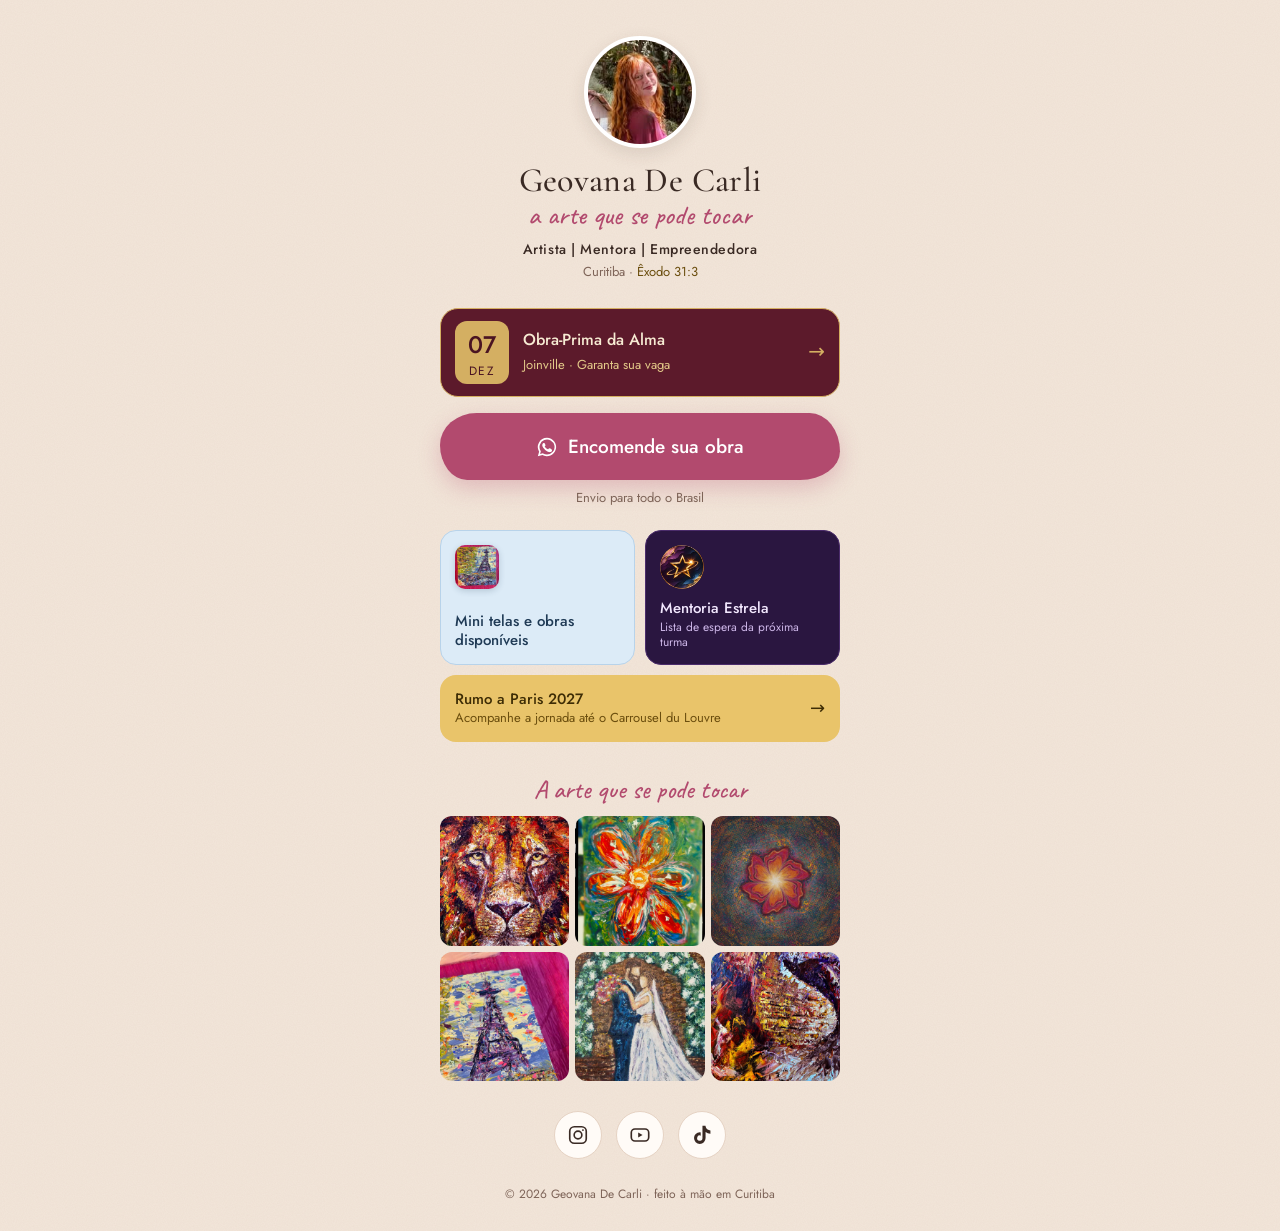
<file: index.html>
<!doctype html>
<html lang="pt-BR">
<head>
<meta charset="utf-8">
<meta name="viewport" content="width=device-width, initial-scale=1, viewport-fit=cover">

<!-- ================================================================
     PRÉVIA DO LINK (WhatsApp, Instagram, Facebook)
     Troque só o que está entre aspas. O endereço da imagem precisa
     ser o endereço COMPLETO do site + /fotos/compartilhar.jpg
     ================================================================ -->
<title>Geovana De Carli · A arte que se pode tocar</title>
<meta name="description" content="Pintora em Curitiba. Encomende sua obra, veja as mini telas, conheça a Mentoria Estrela e acompanhe a jornada até Paris 2027.">
<meta property="og:title" content="Geovana De Carli · A arte que se pode tocar">
<meta property="og:description" content="Pintora em Curitiba. Encomende sua obra e acompanhe a jornada até Paris 2027.">
<meta property="og:image" content="https://geovanadecarli.github.io/fotos/compartilhar.jpg">
<meta property="og:url" content="https://geovanadecarli.github.io/">
<meta property="og:type" content="website">
<meta property="og:locale" content="pt_BR">
<meta name="twitter:card" content="summary_large_image">
<meta name="theme-color" content="#F3E6DA">

<script>
/* ================================================================
   ✏️  TUDO QUE VOCÊ PODE TROCAR ESTÁ AQUI EMBAIXO
   Regras simples:
   - Troque só o texto que está entre aspas "assim".
   - Não apague as aspas, as vírgulas nem as chaves { }.
   - Link vazio "" = o botão abre o seu WhatsApp com a mensagem ao lado.
   ================================================================ */
const SITE = {
  nome: "Geovana De Carli",
  profissao: "Artista | Mentora | Empreendedora",
  assinatura: "a arte que se pode tocar",
  cidade: "Curitiba",
  versiculo: "Êxodo 31:3",
  foto: "fotos/perfil.jpg",

  // Seu WhatsApp: 55 + DDD + número, só números
  whatsapp: "5541992645317",

  // EVENTO EM DESTAQUE — some sozinho no dia seguinte a "sumirDepoisDe"
  // Para o próximo evento: troque os textos e a data. Para esconder: mostrar: false
  evento: {
    mostrar: true,
    titulo: "Obra-Prima da Alma",
    dia: "07",
    mes: "dez",
    cidade: "Joinville",
    chamada: "Garanta sua vaga",
    link: "https://www.obraprimadaalma.com.br/",
    mensagemWhats: "Oi Geovana! Quero me inscrever no Obra-Prima da Alma, dia 07/12 em Joinville.",
    sumirDepoisDe: "2026-12-07"   // ano-mês-dia
  },

  // BOTÃO PRINCIPAL
  encomenda: {
    texto: "Encomende sua obra",
    mensagemWhats: "Oi Geovana! Vim pelo Instagram e quero encomendar uma obra.",
    linhaPequena: "Envio para todo o Brasil"
  },

  // BOTÕES MENORES
  loja: {
    texto: "Mini telas e obras disponíveis",
    foto: "fotos/loja-paris.jpg",
    link: "mini-telas/",   // página da loja Mini telas
    mensagemWhats: "Oi Geovana! Vim pelo Instagram e quero ver as mini telas e obras disponíveis."
  },
  mentoria: {
    texto: "Mentoria Estrela",
    detalhe: "Lista de espera da próxima turma",
    logo: "fotos/mentoria-estrela.jpg",
    link: "https://chat.whatsapp.com/K6WAXNiDF9g2Uz3aNuZS3w"
  },
  paris: {
    texto: "Rumo a Paris 2027",
    detalhe: "Acompanhe a jornada até o Carrousel du Louvre",
    mensagemWhats: "Quero acompanhar a jornada até Paris!"
  },

  // GALERIA — 6 fotos dentro da pasta "fotos"
  galeria: {
    titulo: "A arte que se pode tocar",
    fotos: [
      { arquivo: "fotos/leao.jpg",         legenda: "Leão" },
      { arquivo: "fotos/flor-laranja.jpg", legenda: "Flor laranja" },
      { arquivo: "fotos/flor-mandala.jpg", legenda: "Flor mandala" },
      { arquivo: "fotos/torre-eiffel.jpg", legenda: "Torre Eiffel" },
      { arquivo: "fotos/casamento.jpg",    legenda: "Casamento" },
      { arquivo: "fotos/textura-leao.jpg", legenda: "Textura do leão" }
    ]
  },

  // REDES — só o @, sem o @. Vazio "" = o ícone não aparece
  redes: {
    instagram: "geovana.de.carli",
    youtube: "GeovanaDeCarli",
    tiktok: "geovana.de.carli"
  },

  // CONTAGEM DE CLIQUES (GoatCounter): só o código da sua conta
  goatcounter: ""
};
/* ================== FIM DA PARTE EDITÁVEL ================== */
</script>

<link rel="preconnect" href="https://fonts.googleapis.com">
<link rel="preconnect" href="https://fonts.gstatic.com" crossorigin>
<link href="https://fonts.googleapis.com/css2?family=Caveat:wght@500&family=Cormorant+Garamond:wght@500&family=Jost:wght@400;500&display=swap" rel="stylesheet">

<style>
:root{
  --creme:#F3E6DA; --papel:#FFFBF7; --tinta:#3A2A24; --suave:#7E6458;
  --rosa:#B24A6E; --rosa-claro:#F4D6DC; --ouro:#E9C46A; --ouro-escuro:#6B4E0E;
  --azul:#5F87AE; --linha:#E6D3C4;
}
*{box-sizing:border-box;margin:0;padding:0}
html{-webkit-text-size-adjust:100%}
body{
  background-color:var(--creme);
  background-image:url("data:image/svg+xml,%3Csvg xmlns='http://www.w3.org/2000/svg' width='160' height='160'%3E%3Cfilter id='n'%3E%3CfeTurbulence type='fractalNoise' baseFrequency='.9' numOctaves='2' stitchTiles='stitch'/%3E%3CfeColorMatrix values='0 0 0 0 .36 0 0 0 0 .24 0 0 0 0 .18 0 0 0 .07 0'/%3E%3C/filter%3E%3Crect width='100%25' height='100%25' filter='url(%23n)'/%3E%3C/svg%3E");
  color:var(--tinta); font:400 16px/1.5 Jost,system-ui,sans-serif;
  min-height:100vh; min-height:100svh;
}
main{max-width:440px;margin:0 auto;padding:36px 20px 28px}
a{color:inherit;text-decoration:none;-webkit-tap-highlight-color:transparent}
.toque{transition:transform .16s ease-out}
.toque:active{transform:scale(.97)}
:focus-visible{outline:2px solid var(--azul);outline-offset:3px}

/* topo */
.topo{text-align:center}
.foto{width:112px;height:112px;border-radius:50%;margin:0 auto 14px;border:4px solid #fff;
  overflow:hidden;background:var(--rosa-claro);box-shadow:0 6px 18px rgba(58,42,36,.12)}
.foto img{width:100%;height:100%;object-fit:cover;display:block}
.foto .ini{display:grid;place-items:center;height:100%;font:500 34px 'Cormorant Garamond',serif;color:var(--rosa)}
h1{font:500 34px/1.1 'Cormorant Garamond',Georgia,serif;letter-spacing:.01em}
.assin{font:500 27px/1.1 Caveat,cursive;color:var(--rosa);margin-top:2px}
.papeis{font-size:14px;font-weight:500;letter-spacing:.04em;margin-top:8px}
.meta{font-size:13px;color:var(--suave);margin-top:2px}
.meta span{color:var(--ouro-escuro)}

/* evento */
.evento{display:flex;align-items:center;gap:14px;background:#5C1A2B;color:#F7EBD3;border-radius:18px;
  padding:12px 14px;margin-top:26px;border:1.5px solid #D4AF62}
.data{background:#D4AF62;color:#4A1422;border-radius:12px;min-width:54px;padding:6px 4px;text-align:center;line-height:1.05}
.data b{display:block;font:500 24px Jost,sans-serif}
.data small{font-size:12px;text-transform:uppercase;letter-spacing:.1em}
.evento .txt{flex:1;min-width:0}
.evento strong{display:block;font-weight:500;font-size:16px}
.evento .sub{font-size:13px;color:#E3C989}
.evento .seta{color:#D4AF62;font-size:20px}

/* ação principal */
.principal{display:flex;align-items:center;justify-content:center;gap:10px;margin-top:16px;
  background:var(--rosa);color:#fff;font:500 19px Jost,sans-serif;padding:20px 22px;
  border-radius:46px 38px 50px 34px / 40px 48px 36px 44px;box-shadow:0 8px 22px rgba(178,74,110,.28)}
.principal svg{width:22px;height:22px;flex:none}
.envio{text-align:center;font-size:13px;color:var(--suave);margin-top:8px}

/* secundários */
.grade{display:grid;grid-template-columns:1fr 1fr;gap:10px;margin-top:22px}
.card{background:var(--papel);border-radius:16px;padding:14px;border:1px solid var(--linha);
  font-size:15px;font-weight:500;line-height:1.25;display:flex;flex-direction:column;justify-content:space-between;gap:10px;min-height:92px}
.card i{font-style:normal;color:var(--rosa);font-size:18px}
.loja{background:#DCEBF7;border-color:#B8D3EA;color:#1F3A55}
.loja .miniatura{width:44px;height:44px;border-radius:10px;object-fit:cover;display:block;box-shadow:0 2px 6px rgba(31,58,85,.2)}
.mentoria{background:#2A1640;border-color:#4B2C6B;color:#F3E9FF}
.mentoria .logo{width:44px;height:44px;border-radius:50%;display:block}
.mentoria small{display:block;font-weight:400;font-size:12px;color:#CDB6E8;margin-top:2px}
.paris{grid-column:1/-1;background:var(--ouro);border-color:transparent;color:#3D2C05;min-height:0;
  flex-direction:row;align-items:center}
.paris small{display:block;font-weight:400;font-size:13px;color:var(--ouro-escuro);margin-top:2px}
.paris i{color:#3D2C05}

/* galeria */
.gal{margin-top:34px}
.gal h2{font:500 26px/1.1 Caveat,cursive;color:var(--rosa);text-align:center;margin-bottom:12px}
.fotos{display:grid;grid-template-columns:repeat(3,1fr);gap:6px}
.fotos button{border:0;padding:0;aspect-ratio:1;border-radius:12px;overflow:hidden;cursor:zoom-in;background:var(--rosa-claro)}
.fotos img{width:100%;height:100%;object-fit:cover;display:block}
.vazio{width:100%;height:100%}

/* redes e rodapé */
.redes{display:flex;justify-content:center;gap:14px;margin-top:30px}
.redes a{width:48px;height:48px;border-radius:50%;display:grid;place-items:center;background:var(--papel);border:1px solid var(--linha);color:var(--tinta)}
.redes svg{width:22px;height:22px}
footer{text-align:center;font-size:12px;color:var(--suave);margin-top:26px}

/* foto ampliada */
dialog{border:0;padding:0;background:transparent;max-width:min(92vw,520px);margin:auto}
dialog::backdrop{background:rgba(30,20,16,.82)}
dialog img{width:100%;border-radius:14px;display:block}
dialog p{color:#fff;text-align:center;font-size:14px;margin-top:10px}

/* entrada */
@media (prefers-reduced-motion:no-preference){
  .sobe{opacity:0;transform:translateY(12px);animation:sobe .55s cubic-bezier(.2,.7,.2,1) forwards}
  @keyframes sobe{to{opacity:1;transform:none}}
}
</style>
</head>
<body>
<main id="app"></main>

<dialog id="zoom"><p></p></dialog>

<script>
(function(){
  var S = SITE, app = document.getElementById('app');
  var cores = ['#D98E9E','#7FA7C9','#E9C46A','#B24A6E','#F0C9B8','#5F87AE'];

  function esc(t){return String(t||'').replace(/[&<>"]/g,function(c){return{'&':'&amp;','<':'&lt;','>':'&gt;','"':'&quot;'}[c]})}
  function zap(msg){return 'https://wa.me/'+S.whatsapp+'?text='+encodeURIComponent(msg)}
  function destino(link,msg){return link ? link : zap(msg)}
  function ext(nome,href,cls,html,atraso){
    return '<a class="'+cls+' toque sobe" style="animation-delay:'+atraso+'ms" href="'+esc(href)+
      '"'+(/^https?:/.test(href)?' target="_blank" rel="noopener"':'')+' data-clique="'+nome+'">'+html+'</a>';
  }

  var icones = {
    zap:'<svg viewBox="0 0 24 24" fill="currentColor" aria-hidden="true"><path d="M12 2a10 10 0 0 0-8.6 15.1L2 22l5-1.3A10 10 0 1 0 12 2Zm0 18.2a8.2 8.2 0 0 1-4.2-1.2l-.3-.2-3 .8.8-2.9-.2-.3A8.2 8.2 0 1 1 12 20.2Zm4.5-6.1c-.2-.1-1.5-.7-1.7-.8-.2-.1-.4-.1-.6.1l-.8 1c-.1.2-.3.2-.5.1a6.7 6.7 0 0 1-3.3-2.9c-.2-.4.2-.4.7-1.3.1-.2 0-.3 0-.4l-.8-1.8c-.2-.5-.4-.4-.6-.4h-.5a1 1 0 0 0-.7.3 3 3 0 0 0-.9 2.2 5.2 5.2 0 0 0 1.1 2.7 11.8 11.8 0 0 0 4.5 4c1.7.7 2.3.8 3.2.6.5-.1 1.5-.6 1.7-1.2.2-.6.2-1.1.2-1.2-.1-.1-.3-.2-.5-.3Z"/></svg>',
    instagram:'<svg viewBox="0 0 24 24" fill="none" stroke="currentColor" stroke-width="1.8" aria-hidden="true"><rect x="3" y="3" width="18" height="18" rx="5"/><circle cx="12" cy="12" r="4.2"/><circle cx="17.4" cy="6.6" r="1" fill="currentColor" stroke="none"/></svg>',
    youtube:'<svg viewBox="0 0 24 24" fill="none" stroke="currentColor" stroke-width="1.8" aria-hidden="true"><rect x="2.5" y="5.5" width="19" height="13" rx="4"/><path d="M10 9.2v5.6l4.8-2.8z" fill="currentColor" stroke="none"/></svg>',
    tiktok:'<svg viewBox="0 0 24 24" fill="currentColor" aria-hidden="true"><path d="M12.5 2h3.3c.2 1.6.8 2.9 1.9 3.8 1 .8 2.2 1.2 3.5 1.3v3.4a8.5 8.5 0 0 1-5.3-1.7v6.6a6.3 6.3 0 1 1-6.3-6.3c.3 0 .7 0 1 .1v3.5a2.9 2.9 0 1 0 1.9 2.7Z"/></svg>'
  };

  var h = '';

  // topo
  h += '<header class="topo sobe">'+
    '<div class="foto"><img src="'+esc(S.foto)+'" alt="'+esc(S.nome)+'" width="112" height="112" '+
      'onerror="this.parentNode.innerHTML=\'<div class=ini>GD</div>\'"></div>'+
    '<h1>'+esc(S.nome)+'</h1>'+
    '<p class="assin">'+esc(S.assinatura)+'</p>'+
    '<p class="papeis">'+esc(S.profissao)+'</p>'+
    '<p class="meta">'+esc(S.cidade)+' · <span>'+esc(S.versiculo)+'</span></p>'+
  '</header>';

  // evento (some depois da data)
  var ev = S.evento, fim = new Date(ev.sumirDepoisDe+'T23:59:59-03:00');
  if (ev.mostrar && !(new Date() > fim)) {
    h += ext('evento', destino(ev.link, ev.mensagemWhats), 'evento',
      '<div class="data"><b>'+esc(ev.dia)+'</b><small>'+esc(ev.mes)+'</small></div>'+
      '<div class="txt"><strong>'+esc(ev.titulo)+'</strong><span class="sub">'+esc(ev.cidade)+' · '+esc(ev.chamada)+'</span></div>'+
      '<span class="seta" aria-hidden="true">→</span>', 80);
  }

  // principal
  h += ext('encomenda', zap(S.encomenda.mensagemWhats), 'principal', icones.zap+'<span>'+esc(S.encomenda.texto)+'</span>', 140);
  h += '<p class="envio sobe" style="animation-delay:160ms">'+esc(S.encomenda.linhaPequena)+'</p>';

  // secundários
  h += '<div class="grade">'+
    ext('loja', destino(S.loja.link, S.loja.mensagemWhats), 'card loja', '<img class="miniatura" src="'+esc(S.loja.foto)+'" alt="" width="44" height="44">'+
      '<span>'+esc(S.loja.texto)+'</span>', 200)+
    ext('mentoria', S.mentoria.link, 'card mentoria', '<img class="logo" src="'+esc(S.mentoria.logo)+'" alt="" width="44" height="44">'+
      '<span>'+esc(S.mentoria.texto)+'<small>'+esc(S.mentoria.detalhe)+'</small></span>', 240)+
    ext('paris', zap(S.paris.mensagemWhats), 'card paris', '<span>'+esc(S.paris.texto)+'<small>'+esc(S.paris.detalhe)+'</small></span><i aria-hidden="true">→</i>', 280)+
  '</div>';

  // galeria
  h += '<section class="gal sobe" style="animation-delay:320ms"><h2>'+esc(S.galeria.titulo)+'</h2><div class="fotos">';
  S.galeria.fotos.forEach(function(f,i){
    h += '<button type="button" data-i="'+i+'" aria-label="Ampliar foto '+(i+1)+'">'+
      '<img src="'+esc(f.arquivo)+'" alt="'+esc(f.legenda)+'" loading="lazy" decoding="async" width="300" height="300" '+
      'onerror="this.outerHTML=\'<div class=vazio style=background:'+cores[i%6]+'></div>\'"></button>';
  });
  h += '</div></section>';

  // redes
  var links = {instagram:'https://www.instagram.com/', youtube:'https://www.youtube.com/@', tiktok:'https://www.tiktok.com/@'};
  h += '<nav class="redes" aria-label="Redes sociais">';
  ['instagram','youtube','tiktok'].forEach(function(r){
    if (S.redes[r]) h += '<a class="toque" href="'+links[r]+esc(S.redes[r])+'" target="_blank" rel="noopener" aria-label="'+r+'" data-clique="'+r+'">'+icones[r]+'</a>';
  });
  h += '</nav>';

  h += '<footer>© '+new Date().getFullYear()+' '+esc(S.nome)+' · feito à mão em '+esc(S.cidade)+'</footer>';
  app.innerHTML = h;

  // foto ampliada
  var dlg = document.getElementById('zoom');
  dlg.insertBefore(document.createElement('img'), dlg.firstChild);
  app.addEventListener('click', function(e){
    var b = e.target.closest('.fotos button');
    if (!b || !b.querySelector('img') || !dlg.showModal) return;
    var f = S.galeria.fotos[b.dataset.i];
    dlg.querySelector('img').src = f.arquivo;
    dlg.querySelector('img').alt = f.legenda;
    dlg.querySelector('p').textContent = f.legenda;
    dlg.showModal();
  });
  dlg.addEventListener('click', function(){ dlg.close(); });

  // contagem de cliques
  if (S.goatcounter) {
    window.goatcounter = {no_onload:false};
    var s = document.createElement('script');
    s.async = true; s.src = 'https://gc.zgo.at/count.js';
    s.dataset.goatcounter = 'https://'+S.goatcounter+'.goatcounter.com/count';
    document.body.appendChild(s);
    app.addEventListener('click', function(e){
      var a = e.target.closest('[data-clique]');
      if (a && window.goatcounter.count) window.goatcounter.count({path:'clique-'+a.dataset.clique, title:a.dataset.clique, event:true});
    });
  }
})();
</script>
</body>
</html>
</file>
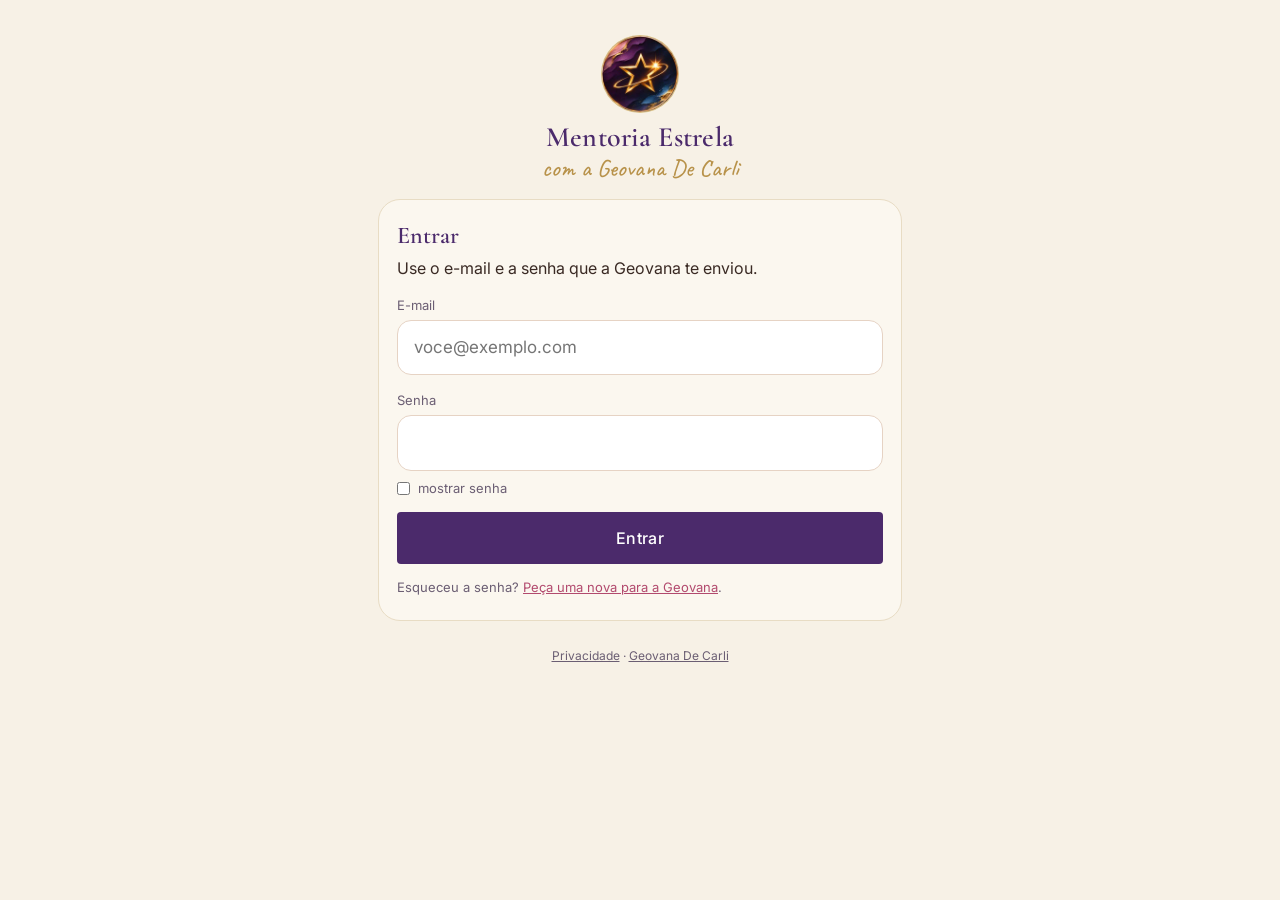
<file: mentoria/index.html>
<!doctype html>
<html lang="pt-BR">
<head>
<meta charset="utf-8">
<meta name="viewport" content="width=device-width, initial-scale=1, viewport-fit=cover">
<title>Mentoria Estrela · Geovana De Carli</title>
<meta name="description" content="Área dos participantes da Mentoria Estrela.">
<meta name="robots" content="noindex">
<meta name="theme-color" content="#2A1640">
<link rel="icon" href="logo.jpg">
<link rel="preconnect" href="https://fonts.googleapis.com">
<link rel="preconnect" href="https://fonts.gstatic.com" crossorigin>
<link href="https://fonts.googleapis.com/css2?family=Caveat:wght@500&family=Cormorant+Garamond:wght@500;600&family=Inter:wght@400;500&family=Jost:wght@400;500&display=swap" rel="stylesheet">
<link rel="stylesheet" href="estilo.css">
</head>
<body class="ceu">
<main id="app">
  <div class="cabeca"><img src="logo.jpg" alt=""><h1>Mentoria Estrela</h1><div class="sub">carregando…</div></div>
</main>

<script src="js/supabase-2.45.4.js"></script>
<script src="js/comum.js"></script>
<script src="js/maas.js"></script>
<script>
(function () {
  var app = $('#app');
  var eu = null, aluno = null, admin = false, individual = false;
  var sessoes = [], exercicios = [], respostas = {}, comentarios = {};
  var salvarTimer = null, pollTimer = null, exAtual = null, maasCtl = null, trilhaTimer = null;

  function cabeca(sub) {
    if (individual) return '<div class="cabeca sobe"><span class="maas-estrela" style="font-size:34px;color:#B8924A;margin-bottom:6px" aria-hidden="true">✧</span><h1>Processo Individual</h1><div class="sub">' + esc(sub) + '</div></div>';
    return '<div class="cabeca sobe"><img src="logo.jpg" alt="Logo da Mentoria Estrela"><h1>Mentoria Estrela</h1><div class="sub">' + esc(sub) + '</div></div>';
  }
  function rodape() {
    return '<p class="rodape"><a href="privacidade.html">Privacidade</a> · <a href="../">Geovana De Carli</a></p>';
  }

  /* ---------- entrar ---------- */
  function telaLogin(aviso, tipoAviso) {
    pararPoll();
    app.innerHTML = cabeca('com a Geovana De Carli') +
      '<form class="caixa sobe" id="fLogin">' +
      '<h2>Entrar</h2><p>Use o e-mail e a senha que a Geovana te enviou.</p>' +
      '<label class="miudo" for="email">E-mail</label>' +
      '<input class="campo-email" id="email" type="email" autocomplete="username" inputmode="email" required placeholder="voce@exemplo.com" value="' + esc(lerLocal('me_email') || '') + '">' +
      '<label class="miudo" for="senha">Senha</label>' +
      '<input class="campo-email" id="senha" type="password" autocomplete="current-password" required>' +
      '<label class="miudo" style="display:flex;gap:8px;align-items:center;margin:-4px 0 14px;cursor:pointer"><input type="checkbox" id="ver"> mostrar senha</label>' +
      '<button class="btn" style="width:100%" id="bEntrar">Entrar</button>' +
      (aviso ? '<div class="aviso ' + (tipoAviso || 'erro') + '">' + aviso + '</div>' : '') +
      '<p class="miudo" style="margin:14px 0 0">Esqueceu a senha? <a style="color:var(--rosa)" target="_blank" rel="noopener" href="https://wa.me/' + CONFIG.whatsapp + '?text=' + encodeURIComponent('Oi Geovana! Esqueci a minha senha da área da Mentoria Estrela.') + '">Peça uma nova para a Geovana</a>.</p>' +
      '</form>' + rodape();
    $('#ver').onchange = function () { $('#senha').type = this.checked ? 'text' : 'password'; };
    $('#fLogin').addEventListener('submit', async function (e) {
      e.preventDefault();
      var email = $('#email').value.trim().toLowerCase(), b = $('#bEntrar');
      guardarLocal('me_email', email);
      b.disabled = true; b.textContent = 'Entrando…';
      var r = await sb.auth.signInWithPassword({ email: email, password: $('#senha').value.trim() });
      if (r.error) { telaLogin(esc(msgErro(r.error))); return; }
      iniciar(r.data.session);
    });
  }

  function telaAdmin() {
    app.innerHTML = cabeca('área do participante') +
      '<div class="caixa sobe"><h2>Você está como administradora</h2>' +
      '<p>Você entrou com <b>' + esc(eu.email) + '</b>. Para ver como um participante vê, saia e entre com o e-mail e a senha do participante (por exemplo, a conta de teste).</p>' +
      '<div class="navex"><a class="btn leve" href="painel.html">Ir para o painel</a><button class="btn" id="bTrocar">Sair e entrar como participante</button></div></div>' + rodape();
    $('#bTrocar').onclick = sair;
  }

  function telaSemAcesso() {
    app.innerHTML = cabeca('quase lá') +
      '<div class="caixa sobe"><h2>Seu e-mail ainda não está na turma</h2>' +
      '<p>Você entrou como <b>' + esc(eu.email) + '</b>, mas esse e-mail não está na lista da mentoria.</p>' +
      '<p>Peça para a Geovana conferir o seu cadastro.</p>' +
      '<div class="navex"><button class="btn leve" id="bSair">Sair e usar outro e-mail</button>' +
      '<a class="btn" target="_blank" rel="noopener" href="https://wa.me/' + CONFIG.whatsapp + '?text=' + encodeURIComponent('Oi Geovana! Não consigo entrar na área da Mentoria Estrela com o e-mail ' + eu.email) + '">Falar com a Geovana</a></div></div>' + rodape();
    $('#bSair').onclick = sair;
  }

  function telaEncerrado() {
    app.innerHTML = cabeca('até breve') +
      '<div class="caixa sobe"><h2>O seu acesso desta turma terminou</h2>' +
      '<p>A sua jornada nesta turma da Mentoria Estrela chegou ao fim. Para continuar ou renovar, fale com a Geovana.</p>' +
      '<div class="navex"><button class="btn leve" id="bSair">Sair</button>' +
      '<a class="btn" target="_blank" rel="noopener" href="https://wa.me/' + CONFIG.whatsapp + '?text=' + encodeURIComponent('Oi Geovana! Quero renovar a Mentoria Estrela.') + '">Falar com a Geovana</a></div></div>' + rodape();
    $('#bSair').onclick = sair;
  }

  function telaAceite() {
    app.innerHTML = cabeca('boas-vindas' + (aluno.nome ? ', ' + aluno.nome.split(' ')[0] : '')) +
      '<div class="caixa sobe"><h2>Antes de começar</h2>' +
      '<p>Aqui você responde os exercícios da mentoria. As suas respostas ficam guardadas com segurança e <b>só você e a Geovana</b> podem ver.</p>' +
      '<p>Usamos o seu e-mail e as suas respostas apenas para a mentoria. Você pode pedir para apagar tudo quando quiser.</p>' +
      '<p><a href="privacidade.html" style="color:var(--rosa)">Ler o aviso de privacidade completo</a></p>' +
      '<button class="btn" style="width:100%" id="bAceito">Li e concordo, vamos começar</button></div>' + rodape();
    $('#bAceito').onclick = async function () {
      this.disabled = true;
      var r = await sb.rpc('aceitar_privacidade');
      if (r.error) { alert(msgErro(r.error)); this.disabled = false; return; }
      aluno.aceite_privacidade = new Date().toISOString();
      try { await carregar(); } catch (e) { alert(msgErro(e)); }
      rota();
    };
  }

  async function sair() { pararPoll(); await sb.auth.signOut(); eu = null; telaLogin(); }

  /* ---------- dados ---------- */
  async function carregar() {
    var rs = await Promise.all([
      sb.from('sessoes').select('*').order('numero'),
      sb.from('exercicios').select('id,sessao,ordem,titulo,tipo,conteudo').order('sessao').order('ordem'),
      sb.from('respostas').select('exercicio_id,dados,atualizado_em').eq('aluno_email', eu.email),
      sb.from('comentarios').select('exercicio_id,texto,atualizado_em').eq('aluno_email', eu.email)
    ]);
    for (var i = 0; i < rs.length; i++) if (rs[i].error) throw rs[i].error;
    var meuProc = (aluno && aluno.processo) || null;
    sessoes = rs[0].data.filter(function (s) { return (s.processo || null) === meuProc; }); exercicios = rs[1].data;
    respostas = {}; rs[2].data.forEach(function (r) { respostas[r.exercicio_id] = r; });
    comentarios = {}; rs[3].data.forEach(function (c) { if (c.texto.trim()) comentarios[c.exercicio_id] = c; });
  }

  async function iniciar(sessao) {
    if (eu && eu.id === sessao.user.id) return;
    if (/access_token|refresh_token/.test(location.hash)) history.replaceState(null, '', location.pathname);
    eu = { email: (sessao.user.email || '').toLowerCase(), id: sessao.user.id };
    app.innerHTML = cabeca('abrindo a sua trilha…');
    try {
      var r = await sb.from('alunos').select('*').eq('email', eu.email).maybeSingle();
      if (r.error) throw r.error;
      aluno = r.data;
      individual = !!(aluno && aluno.tipo === 'individual');
      var a = await sb.rpc('eh_admin'); admin = !!a.data;
      if (!aluno && admin) { telaAdmin(); return; }
      if (!aluno) { telaSemAcesso(); return; }
      var v = await sb.rpc('eh_aluno');
      if (!v.data) { telaEncerrado(); return; }
      if (!aluno.aceite_privacidade) { telaAceite(); return; }
      await carregar();
      rota();
    } catch (err) {
      app.innerHTML = cabeca('ops') + '<div class="caixa"><h2>Não consegui abrir</h2><p>' + esc(msgErro(err)) + '</p><button class="btn" onclick="location.reload()">Tentar de novo</button> <button class="link" id="bSair">sair</button></div>';
      $('#bSair').onclick = sair;
    }
  }

  /* ---------- trilha ---------- */
  function estadoEx(ex) {
    if (ex.conteudo && ex.conteudo.componente === 'resumo') return '<span class="estado">ler →</span>';
    var p = progresso(ex.conteudo, respostas[ex.id] && respostas[ex.id].dados);
    if (p.total && p.feitos >= p.total) return '<span class="estado feito">feito ✓</span>';
    if (p.feitos > 0 || respostas[ex.id]) return '<span class="estado">continuar →</span>';
    return '<span class="estado comecar">começar</span>';
  }

  function telaTrilha() {
    exAtual = null; maasCtl = null; pararPoll(); app.classList.remove('largo');
    /* durante a aula: o que a Geovana liberar aparece sozinho */
    clearInterval(trilhaTimer);
    trilhaTimer = setInterval(async function () {
      if (document.hidden || exAtual) return;
      var antes = exercicios.map(function (e) { return e.id; }).join();
      try { await carregar(); } catch (e) { return; }
      if (!exAtual && exercicios.map(function (e) { return e.id; }).join() !== antes) telaTrilha();
    }, 12000);
    var porSessao = {};
    exercicios.forEach(function (e) { (porSessao[e.sessao] = porSessao[e.sessao] || []).push(e); });
    var h = '<div class="barra-topo"><span>' + esc(eu.email) + '</span><span>' +
      (admin ? '<a href="painel.html">painel</a> · ' : '') + '<button class="link" id="bSair" style="padding:0">sair</button></span></div>' +
      cabeca(individual ? (aluno.nome || '').split(' ')[0] : 'sua trilha' + (aluno.nome ? ', ' + aluno.nome.split(' ')[0] : '')) + '<div class="trilha">';
    if (!sessoes.length) h += '<p class="miudo" style="padding-left:46px">As sessões aparecem aqui assim que a Geovana liberar.</p>';
    sessoes.forEach(function (s, i) {
      var exs = porSessao[s.numero] || [];
      var tudo = exs.length && exs.every(function (e) { var p = progresso(e.conteudo, respostas[e.id] && respostas[e.id].dados); return p.total && p.feitos >= p.total; });
      h += '<div class="passo sobe" style="animation-delay:' + (i * 60) + 'ms"><div class="estrela ' + (exs.length ? 'on' : 'off' + (individual ? ' trancada' : '')) + '" aria-hidden="true">' + (exs.length ? '★' : (individual ? '🔒' : '☆')) + '</div><div class="x">' +
        '<b>Sessão ' + (s.exibir || s.numero) + (s.titulo ? ' · ' + esc(s.titulo) : '') + '</b>' +
        '<small>' + (exs.length ? (tudo ? 'tudo respondido' : exs.length + (exs.length > 1 ? ' atividades liberadas' : ' atividade liberada')) : 'em breve') + '</small>';
      if (exs.length) {
        h += '<div class="lista-ex">';
        exs.forEach(function (e) {
          h += '<a href="#ex=' + encodeURIComponent(e.id) + '"><span class="t">' + esc(e.titulo) +
            (comentarios[e.id] ? '<span class="ponto" title="A Geovana comentou"></span>' : '') +
            '<small>' + esc(e.tipo) + (comentarios[e.id] ? ' · a Geovana comentou' : '') + '</small></span>' + estadoEx(e) + '</a>';
        });
        h += '</div>';
      }
      h += '</div></div>';
    });
    h += '</div>' + rodape();
    app.innerHTML = h;
    $('#bSair').onclick = sair;
  }

  /* ---------- exercício ---------- */
  function telaExercicio(id) {
    var ex = exercicios.filter(function (e) { return e.id === id; })[0];
    if (!ex) { location.hash = ''; return; }
    exAtual = ex; clearInterval(trilhaTimer);
    if (ex.conteudo && ex.conteudo.componente === 'maas') { telaMaas(ex); return; }
    if (ex.conteudo && ex.conteudo.componente === 'resumo') { telaResumo(ex); return; }
    var s = sessoes.filter(function (x) { return x.numero === ex.sessao; })[0] || { numero: ex.sessao, titulo: '' };
    var salvoServidor = respostas[id] ? respostas[id].dados : {};
    var rascunho = lerLocal('rasc_' + eu.email + '_' + id);
    var dados = salvoServidor;
    var pendente = false;
    if (rascunho && (!respostas[id] || rascunho.em > Date.parse(respostas[id].atualizado_em))) { dados = rascunho.dados; pendente = true; }

    var lista = exercicios, pos = lista.indexOf(ex);
    var ant = lista[pos - 1], prox = lista[pos + 1];
    var p = progresso(ex.conteudo, dados);

    app.innerHTML =
      '<div class="cabeca" style="padding-bottom:8px"><h1 style="font-size:24px">Sessão ' + (s.exibir || s.numero) + (s.titulo ? ' · ' + esc(s.titulo) : '') + '</h1><div class="sub">' + esc(ex.titulo) + '</div></div>' +
      '<div class="folha sobe"><a class="voltar" href="#">← voltar para a trilha</a>' +
      '<div class="prog" aria-hidden="true"><div style="width:' + (p.total ? Math.round(p.feitos / p.total * 100) : 0) + '%"></div></div>' +
      '<form id="fEx" onsubmit="return false">' + htmlCampos(ex.conteudo, dados, false) + '</form>' +
      '<div class="salvo" id="salvo" role="status">' + (respostas[id] ? 'salvo ✓' : '') + '</div>' +
      '<div id="com"></div>' +
      '<div class="navex">' + (ant ? '<a class="btn leve peq" href="#ex=' + encodeURIComponent(ant.id) + '">← anterior</a>' : '<span></span>') +
      (prox ? '<a class="btn peq" href="#ex=' + encodeURIComponent(prox.id) + '">próxima →</a>' : '<a class="btn peq" href="#">voltar para a trilha</a>') + '</div>' +
      '</div>' + rodape();
    mostrarComentario();
    window.scrollTo(0, 0);

    var form = $('#fEx');
    function aoMudar() {
      var d = lerCampos(form);
      guardarLocal('rasc_' + eu.email + '_' + id, { dados: d, em: Date.now() });
      var pr = progresso(ex.conteudo, d);
      $('.prog div').style.width = (pr.total ? Math.round(pr.feitos / pr.total * 100) : 0) + '%';
      $('#salvo').className = 'salvo'; $('#salvo').textContent = '…';
      clearTimeout(salvarTimer);
      salvarTimer = setTimeout(function () { salvar(ex, d); }, 900);
    }
    ligarCampos(form, aoMudar);
    prepararFotos(form, { email: eu.email, exId: id, aoMudar: aoMudar });
    if (pendente) salvar(ex, dados);
    iniciarPoll();
  }

  function telaResumo(ex) {
    var s = sessoes.filter(function (x) { return x.numero === ex.sessao; })[0] || { numero: ex.sessao, titulo: '' };
    app.classList.add('largo');
    app.innerHTML = '<div class="maas-topo" style="margin-top:6px"><a href="#" class="maas-voltar" style="color:#6B5E73">← trilha</a></div>' +
      '<div class="maas"><section class="maas-tela maas-abertura" style="padding:36px 22px"><span class="maas-estrela">✧</span><p class="maas-rot">Sessão ' + (s.exibir || s.numero) + ' · resumo</p>' +
      '<h1 class="maas-titulo">' + esc(ex.conteudo.titulo || ex.titulo) + '</h1></section></div>' + MAAS.resumo(ex.conteudo) +
      '<div class="maas"><div class="maas-nav"><a class="maas-btn" href="#">Voltar para a trilha</a></div></div><div id="com"></div>' + rodape();
    mostrarComentario(); window.scrollTo(0, 0);
  }

  function telaMaas(ex) {
    var id = ex.id, rasc = lerLocal('rasc_' + eu.email + '_' + id), dados = respostas[id] ? respostas[id].dados : null, pendente = false;
    if (rasc && (!respostas[id] || rasc.em > Date.parse(respostas[id].atualizado_em))) { dados = rasc.dados; pendente = true; }
    app.classList.add('largo');
    app.innerHTML = '<div id="maasRaiz"></div><div id="com"></div>' + rodape();
    maasCtl = MAAS.montar($('#maasRaiz'), ex, dados, {
      aoDigitar: function () {
        guardarLocal('rasc_' + eu.email + '_' + id, { dados: maasCtl ? maasCtl.dados() : dados, em: Date.now() });
        var el = $('#salvo'); if (el) { el.className = 'maas-status'; el.textContent = 'salvando…'; }
      },
      salvar: function (d) { salvar(ex, d); }
    });
    mostrarComentario();
    if (pendente) salvar(ex, maasCtl.dados());
    iniciarPoll();
  }

  async function salvar(ex, d) {
    var el = $('#salvo');
    var agora = new Date().toISOString();
    var r = await sb.from('respostas').upsert({ aluno_email: eu.email, exercicio_id: ex.id, dados: d, atualizado_em: agora });
    if (r.error) {
      if (el) { el.className = 'salvo erro'; el.textContent = 'Não salvou: ' + msgErro(r.error) + ' O texto ficou guardado neste aparelho; vamos tentar de novo.'; }
      clearTimeout(salvarTimer);
      salvarTimer = setTimeout(function () { salvar(ex, d); }, 8000);
      return;
    }
    respostas[ex.id] = { exercicio_id: ex.id, dados: d, atualizado_em: agora };
    apagarLocal('rasc_' + eu.email + '_' + ex.id);
    if (el && exAtual === ex) { el.className = maasCtl ? 'maas-status' : 'salvo'; el.textContent = maasCtl ? 'salvo automaticamente ✓' : 'salvo ✓'; }
  }

  function mostrarComentario() {
    var c = exAtual && comentarios[exAtual.id], box = $('#com');
    if (!box) return;
    box.innerHTML = c ? '<div class="comentario"><b>Geovana comentou</b>' + texto(c.texto) + '</div>' : '';
  }

  /* durante a sessão, o comentário da Geovana aparece sozinho */
  function iniciarPoll() {
    pararPoll();
    pollTimer = setInterval(async function () {
      if (!exAtual || document.hidden) return;
      var r = await sb.from('comentarios').select('exercicio_id,texto,atualizado_em').eq('aluno_email', eu.email).eq('exercicio_id', exAtual.id).maybeSingle();
      if (r.error) return;
      if (r.data && r.data.texto.trim()) comentarios[exAtual.id] = r.data; else delete comentarios[exAtual.id];
      mostrarComentario();
    }, 15000);
  }
  function pararPoll() { clearInterval(pollTimer); pollTimer = null; }

  /* ---------- rotas ---------- */
  function rota() {
    if (!eu || !aluno) return;
    var m = location.hash.match(/^#ex=(.+)$/);
    if (m) telaExercicio(decodeURIComponent(m[1])); else telaTrilha();
  }
  window.addEventListener('hashchange', function () {
    if (salvarTimer && exAtual) { clearTimeout(salvarTimer); var f = $('#fEx'); if (f) salvar(exAtual, lerCampos(f)); }
    if (maasCtl && exAtual) salvar(exAtual, maasCtl.dados());
    rota();
  });
  /* recarrega ao voltar para a aba (a Geovana pode ter liberado algo novo) */
  document.addEventListener('visibilitychange', async function () {
    if (document.hidden || !aluno || !aluno.aceite_privacidade || exAtual) return;
    try { await carregar(); telaTrilha(); } catch (e) {}
  });

  /* ---------- início ---------- */
  sb.auth.getSession().then(function (r) {
    var s = r.data && r.data.session;
    if (s) iniciar(s); else telaLogin();
  });
  sb.auth.onAuthStateChange(function (ev, s) {
    if (ev === 'SIGNED_IN' && s) iniciar(s);
    if (ev === 'SIGNED_OUT') { eu = null; aluno = null; }
  });
})();
</script>
</body>
</html>
</file>
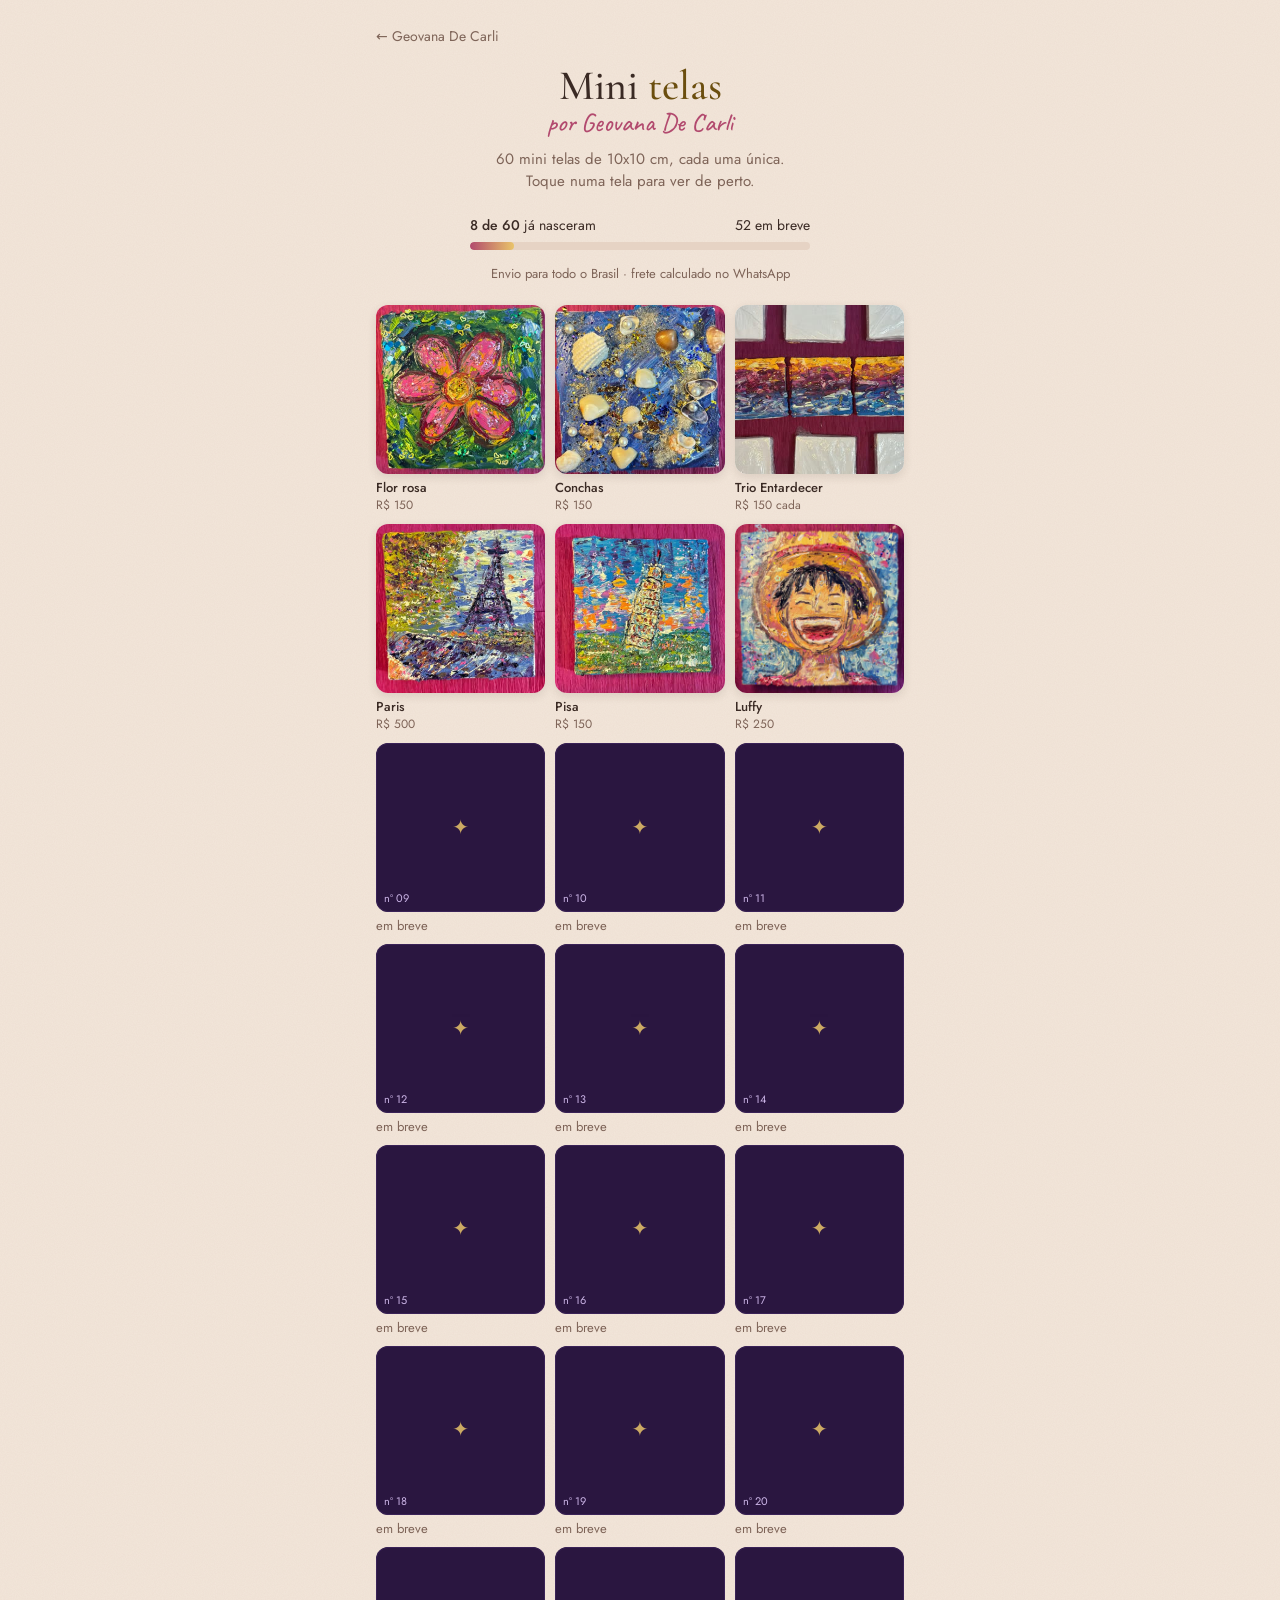
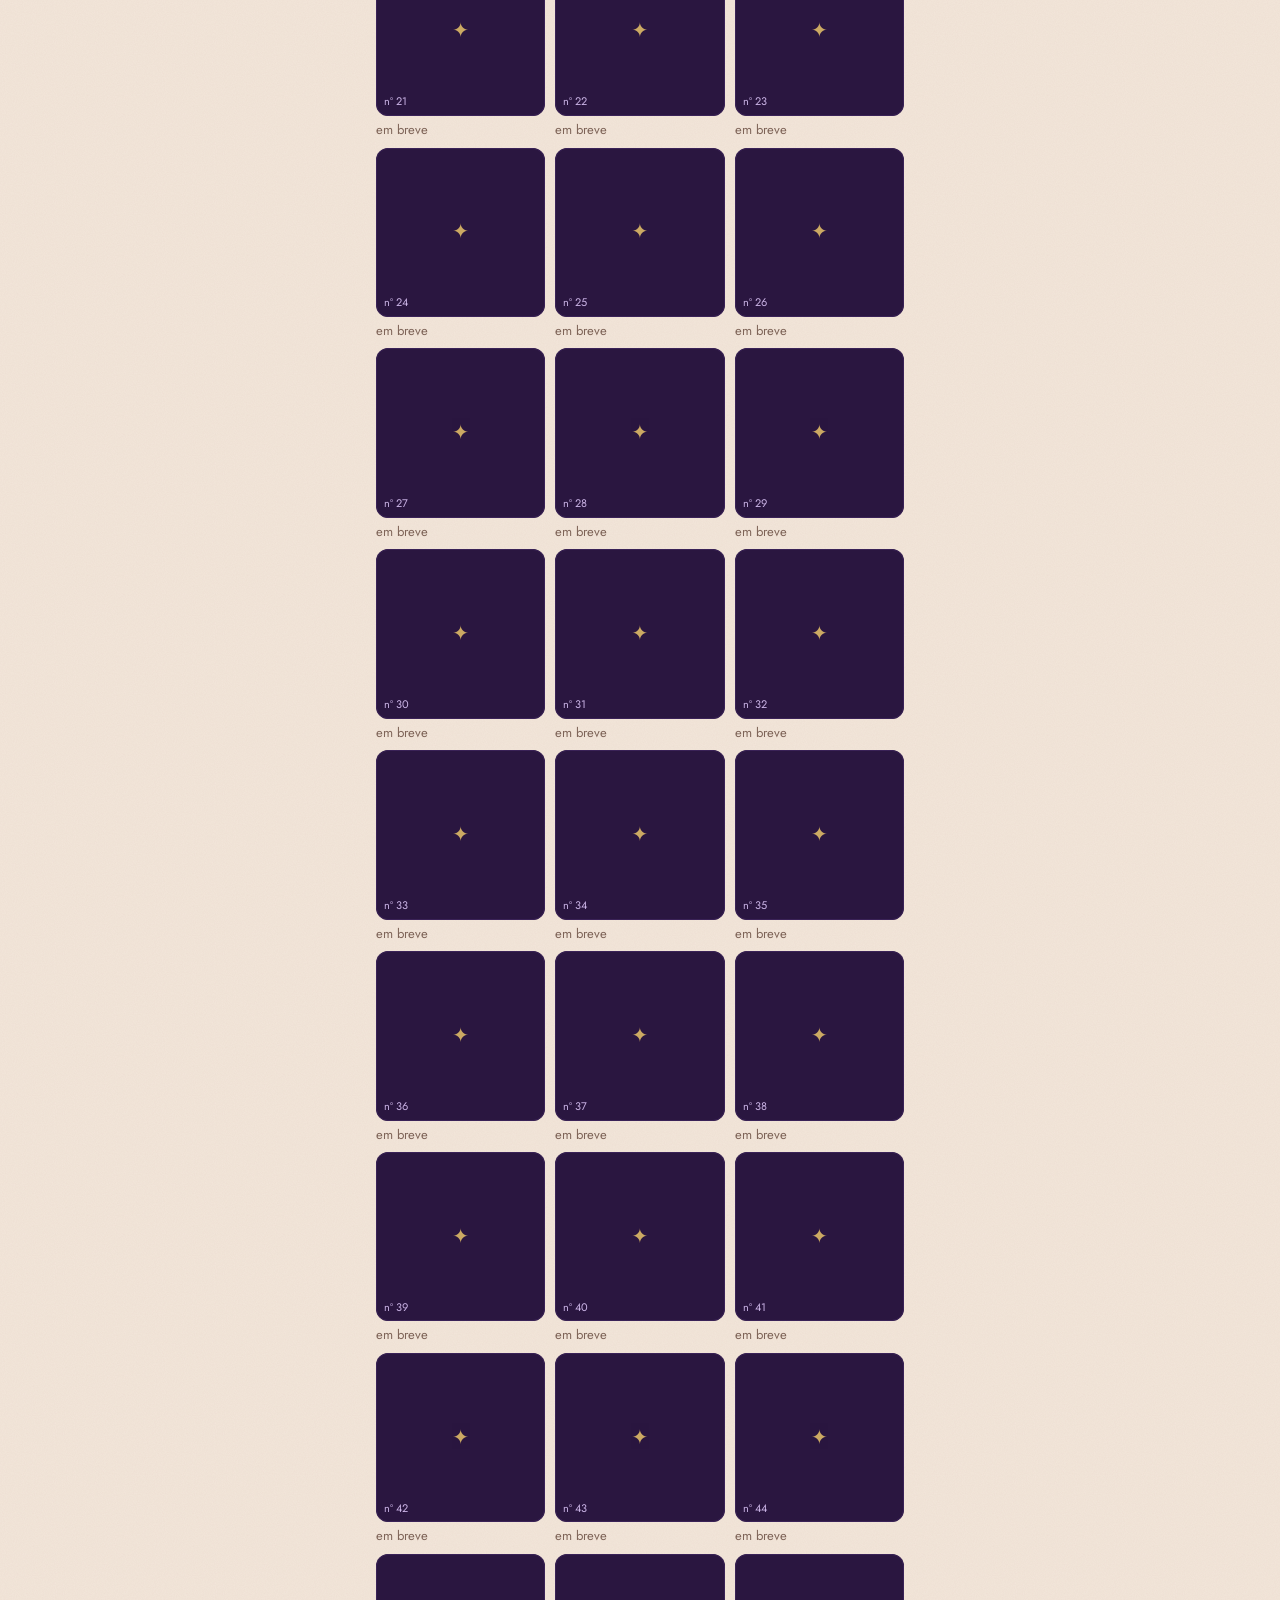
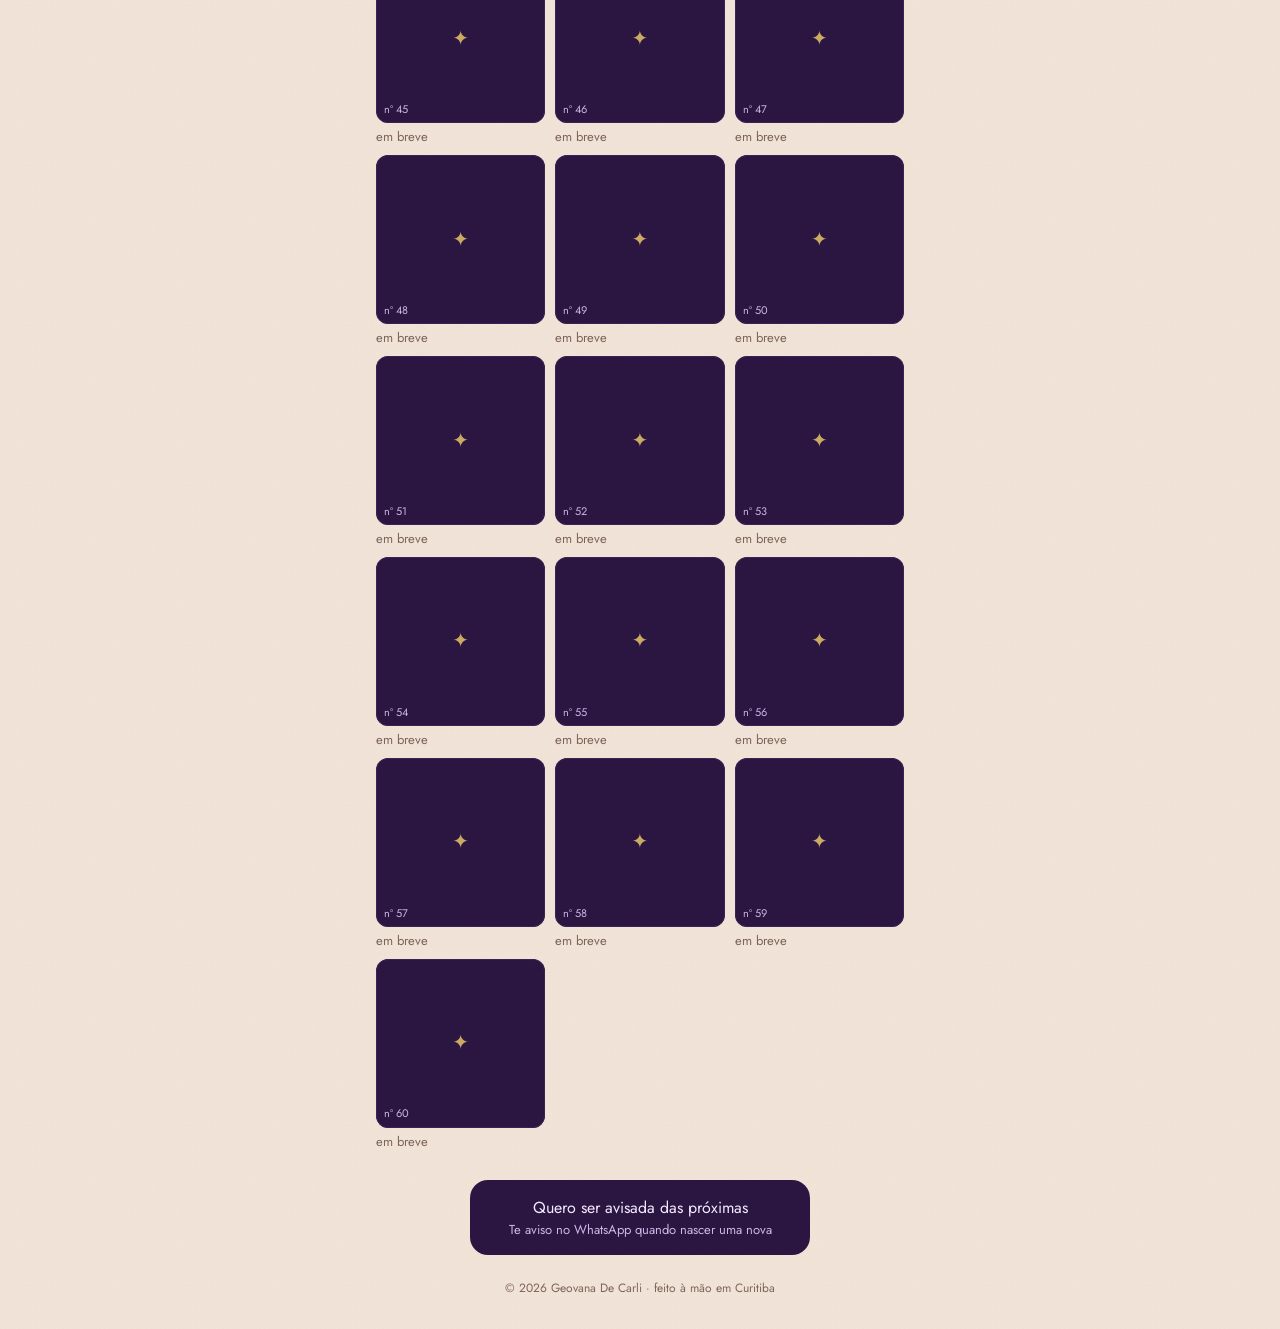
<file: mini-telas/index.html>
<!doctype html>
<html lang="pt-BR">
<head>
<meta charset="utf-8">
<meta name="viewport" content="width=device-width, initial-scale=1, viewport-fit=cover">

<!-- ================================================================
     PRÉVIA DO LINK (WhatsApp, Instagram)
     Depois de publicar, troque o endereço pelo endereço real do site.
     ================================================================ -->
<title>Mini telas · Geovana De Carli</title>
<meta name="description" content="60 mini telas únicas de 10x10 cm, pintadas à mão por Geovana De Carli. Envio para todo o Brasil.">
<meta property="og:title" content="Mini telas · Geovana De Carli">
<meta property="og:description" content="60 mini telas únicas de 10x10 cm. Envio para todo o Brasil.">
<meta property="og:image" content="https://geovanadecarli.github.io/mini-telas/fotos/compartilhar.jpg">
<meta property="og:url" content="https://geovanadecarli.github.io/mini-telas/">
<meta property="og:type" content="website">
<meta property="og:locale" content="pt_BR">
<meta name="twitter:card" content="summary_large_image">
<meta name="theme-color" content="#F3E6DA">

<script>
/* ================================================================
   ✏️  TUDO QUE VOCÊ PODE TROCAR ESTÁ AQUI EMBAIXO
   - Troque só o texto entre aspas "assim" e os números.
   - Não apague aspas, vírgulas, chaves { } nem colchetes [ ].
   - Para ADICIONAR uma tela nova: copie um bloco { ... }, cole no fim
     da lista "telas" e troque número, nome, preço e fotos.
   - As vagas que faltam até 60 aparecem sozinhas como "em breve".
   - status: "disponivel", "reservada" ou "vendida"
   ================================================================ */
const LOJA = {
  nome: "Mini telas",
  assinatura: "por Geovana De Carli",
  total: 60,
  tamanho: "10x10 cm",
  whatsapp: "5541992645317",
  envio: "Envio para todo o Brasil · frete calculado no WhatsApp",
  voltarPara: "../",   // botão "voltar" leva para o site de links

  telas: [
    {
      numero: "01", nome: "Flor rosa", preco: "R$ 150", status: "disponivel",
      fotos: ["fotos/flor-rosa.jpg"],
      descricao: "Flor rosa em relevo de espátula, com glitter e confetes de coração dourados sobre fundo verde."
    },
    {
      numero: "02", nome: "Conchas", preco: "R$ 150", status: "disponivel",
      fotos: ["fotos/conchas.jpg"],
      descricao: "Mar azul em textura, com conchas e pérolas aplicadas e brilho dourado."
    },
    {
      numero: "03 a 05", ocupa: 3, nome: "Trio Entardecer", preco: "R$ 150 cada", status: "disponivel",
      fotos: ["fotos/trio-entardecer.jpg", "fotos/trio-entardecer-2.jpg", "fotos/trio-entardecer-3.jpg"],
      descricao: "Três mini telas que formam um só pôr do sol, com glitter e estrelinhas. Você pode levar uma, duas ou as três.",
      mensagem: "Oi Geovana! Vim pela loja Mini telas e quero o Trio Entardecer (nº 03 a 05, R$ 150 cada). Ainda está disponível?"
    },
    {
      numero: "06", nome: "Paris", preco: "R$ 500", status: "disponivel",
      fotos: ["fotos/paris.jpg"],
      descricao: "Torre Eiffel em espátula, com céu claro e folhagem dourada. Um pedacinho da jornada até Paris 2027."
    },
    {
      numero: "07", nome: "Pisa", preco: "R$ 150", status: "disponivel",
      fotos: ["fotos/pisa.jpg"],
      descricao: "Torre de Pisa sob céu azul, com nuvens laranja e estrelinhas."
    },
    {
      numero: "08", nome: "Luffy", preco: "R$ 250", status: "disponivel",
      fotos: ["fotos/luffy.jpg"],
      descricao: "Luffy sorrindo sob o chapéu de palha, em relevo de espátula, com glitter e confetes de estrela e coração."
    }
  ],

  // Mensagem padrão do botão Comprar. {numero}, {nome} e {preco} são trocados sozinhos.
  mensagemComprar: "Oi Geovana! Vim pela loja Mini telas e quero comprar a mini tela nº {numero}, {nome} ({preco}). Ainda está disponível?",
  mensagemVendida: "Oi Geovana! Vi que a mini tela {nome} já foi vendida. Você faria uma parecida para mim?",
  mensagemAvise: "Oi Geovana! Quero ser avisada quando sair uma nova mini tela.",

  // Contagem de cliques (GoatCounter): o mesmo código do site de links
  goatcounter: ""
};
/* ================== FIM DA PARTE EDITÁVEL ================== */
</script>

<link rel="preconnect" href="https://fonts.googleapis.com">
<link rel="preconnect" href="https://fonts.gstatic.com" crossorigin>
<link href="https://fonts.googleapis.com/css2?family=Caveat:wght@500&family=Cormorant+Garamond:wght@500&family=Jost:wght@400;500&display=swap" rel="stylesheet">

<style>
:root{
  --creme:#F3E6DA; --papel:#FFFBF7; --tinta:#3A2A24; --suave:#7E6458;
  --rosa:#B24A6E; --ouro:#E9C46A; --ouro-escuro:#6B4E0E; --linha:#E6D3C4;
  --noite:#2A1640; --noite-2:#3A2257; --lilas:#CDB6E8;
}
*{box-sizing:border-box;margin:0;padding:0}
html{-webkit-text-size-adjust:100%}
body{
  background-color:var(--creme);
  background-image:url("data:image/svg+xml,%3Csvg xmlns='http://www.w3.org/2000/svg' width='160' height='160'%3E%3Cfilter id='n'%3E%3CfeTurbulence type='fractalNoise' baseFrequency='.9' numOctaves='2' stitchTiles='stitch'/%3E%3CfeColorMatrix values='0 0 0 0 .36 0 0 0 0 .24 0 0 0 0 .18 0 0 0 .07 0'/%3E%3C/filter%3E%3Crect width='100%25' height='100%25' filter='url(%23n)'/%3E%3C/svg%3E");
  color:var(--tinta); font:400 16px/1.5 Jost,system-ui,sans-serif; min-height:100vh;
}
main{max-width:560px;margin:0 auto;padding:18px 16px 32px}
a{color:inherit;text-decoration:none;-webkit-tap-highlight-color:transparent}
button{font:inherit;color:inherit;-webkit-tap-highlight-color:transparent}
.toque{transition:transform .16s ease-out}
.toque:active{transform:scale(.97)}
:focus-visible{outline:2px solid #5F87AE;outline-offset:3px}

.voltar{display:inline-flex;align-items:center;gap:6px;font-size:14px;color:var(--suave);padding:8px 0}
.topo{text-align:center;margin-top:10px}
h1{font:500 42px/1 'Cormorant Garamond',Georgia,serif}
h1 span{color:var(--ouro-escuro)}
.assin{font:500 26px/1.1 Caveat,cursive;color:var(--rosa);margin-top:2px}
.intro{font-size:15px;color:var(--suave);margin:10px auto 0;max-width:320px}

.progresso{margin:22px auto 0;max-width:340px}
.progresso p{font-size:14px;display:flex;justify-content:space-between}
.progresso b{font-weight:500}
.barra{height:8px;border-radius:8px;background:var(--linha);margin-top:6px;overflow:hidden}
.barra i{display:block;height:100%;border-radius:8px;background:linear-gradient(90deg,var(--rosa),var(--ouro))}
.envio{font-size:13px;color:var(--suave);text-align:center;margin-top:14px}

.grade{display:grid;grid-template-columns:repeat(3,minmax(0,1fr));gap:10px;margin-top:22px}
.tela{border:0;background:none;text-align:left;cursor:pointer;padding:0}
.quadro{position:relative;aspect-ratio:1;border-radius:12px;overflow:hidden;background:var(--papel);
  box-shadow:0 3px 10px rgba(58,42,36,.12)}
.quadro img{width:100%;height:100%;object-fit:cover;display:block}
.tela .nome{display:block;font-size:13px;font-weight:500;margin-top:6px;line-height:1.2}
.tela .preco{display:block;font-size:12px;color:var(--suave)}
.selo{position:absolute;left:6px;top:6px;font-size:11px;font-weight:500;padding:2px 7px;border-radius:20px;background:#fff;color:var(--rosa)}
.selo.vendida{left:50%;top:50%;transform:translate(-50%,-50%);display:flex;align-items:center;gap:4px;background:var(--rosa);color:#fff;font-size:11px;letter-spacing:.08em;padding:4px 9px 4px 6px;white-space:nowrap;box-shadow:0 2px 8px rgba(0,0,0,.25)}
.selo.vendida svg{width:14px;height:14px;flex:none}
.vendida-img img{filter:brightness(.55) saturate(.85)}
.semfoto{display:grid;place-items:center;height:100%;background:var(--noite);color:var(--ouro);font-size:12px;text-align:center;padding:8px}

.breve .quadro{background:var(--noite);display:grid;place-items:center;box-shadow:none}
.breve .quadro::after{content:"";position:absolute;inset:0;border-radius:12px;border:1px solid var(--noite-2)}
.estrela{color:var(--ouro);font-size:20px;line-height:1;opacity:.85}
.breve .num{position:absolute;left:8px;bottom:6px;font-size:11px;color:var(--lilas)}
.breve .nome{color:var(--suave);font-weight:400}
@media (prefers-reduced-motion:no-preference){
  .estrela{animation:brilha 3.2s ease-in-out infinite}
  @keyframes brilha{0%,100%{opacity:.45;transform:scale(.9)}50%{opacity:1;transform:scale(1.08)}}
}

.avise{display:block;margin:30px auto 0;max-width:340px;text-align:center;background:var(--noite);color:#F3E9FF;
  padding:16px 18px;border-radius:18px}
.avise small{display:block;color:var(--lilas);font-size:13px}
footer{text-align:center;font-size:12px;color:var(--suave);margin-top:24px}

/* detalhe da tela */
dialog{border:0;padding:0;width:100%;max-width:480px;margin:auto auto 0;border-radius:22px 22px 0 0;
  background:var(--papel);color:var(--tinta);max-height:92vh;overflow:auto}
@media (min-width:600px){dialog{margin:auto;border-radius:22px}}
dialog::backdrop{background:rgba(30,20,16,.6)}
.fechar{position:absolute;right:12px;top:12px;width:40px;height:40px;border-radius:50%;border:0;
  background:rgba(255,255,255,.9);font-size:22px;line-height:1;cursor:pointer;z-index:2}
.carrossel{display:flex;overflow-x:auto;scroll-snap-type:x mandatory;scrollbar-width:none}
.carrossel::-webkit-scrollbar{display:none}
.carrossel img{flex:0 0 100%;width:100%;aspect-ratio:1;object-fit:cover;scroll-snap-align:center}
.pontos{display:flex;justify-content:center;gap:6px;margin-top:10px}
.pontos i{width:6px;height:6px;border-radius:50%;background:var(--linha)}
.pontos i.on{background:var(--rosa)}
.info{padding:16px 20px 24px}
.info .n{font-size:13px;color:var(--suave)}
.info h2{font:500 30px/1.1 'Cormorant Garamond',Georgia,serif;margin-top:2px}
.info .valor{font-size:22px;font-weight:500;color:var(--rosa);margin-top:6px}
.info .medidas{font-size:14px;color:var(--suave)}
.info .desc{font-size:15px;margin-top:12px}
.comprar{display:flex;align-items:center;justify-content:center;gap:10px;margin-top:18px;background:var(--rosa);color:#fff;
  font-size:18px;font-weight:500;padding:17px;border-radius:46px 38px 50px 34px / 40px 48px 36px 44px;
  box-shadow:0 8px 22px rgba(178,74,110,.28)}
.comprar svg{width:22px;height:22px}
.info .envio{margin-top:10px}
.breve-info{background:var(--noite);color:#F3E9FF;text-align:center;padding:40px 22px 28px}
.breve-info .estrela{font-size:44px;display:block;margin-bottom:12px}
.breve-info h2{font:500 30px/1.1 'Cormorant Garamond',Georgia,serif}
.breve-info p{color:var(--lilas);font-size:15px;margin-top:8px}
.breve-info .comprar{background:var(--ouro);color:#3D2C05;box-shadow:none}
</style>
</head>
<body>
<main id="app"></main>
<dialog id="detalhe" aria-label="Detalhes da mini tela"></dialog>

<script>
(function(){
  var L = LOJA, app = document.getElementById('app'), dlg = document.getElementById('detalhe');
  var zapIcon = '<svg viewBox="0 0 24 24" fill="currentColor" aria-hidden="true"><path d="M12 2a10 10 0 0 0-8.6 15.1L2 22l5-1.3A10 10 0 1 0 12 2Zm0 18.2a8.2 8.2 0 0 1-4.2-1.2l-.3-.2-3 .8.8-2.9-.2-.3A8.2 8.2 0 1 1 12 20.2Zm4.5-6.1c-.2-.1-1.5-.7-1.7-.8-.2-.1-.4-.1-.6.1l-.8 1c-.1.2-.3.2-.5.1a6.7 6.7 0 0 1-3.3-2.9c-.2-.4.2-.4.7-1.3.1-.2 0-.3 0-.4l-.8-1.8c-.2-.5-.4-.4-.6-.4h-.5a1 1 0 0 0-.7.3 3 3 0 0 0-.9 2.2 5.2 5.2 0 0 0 1.1 2.7 11.8 11.8 0 0 0 4.5 4c1.7.7 2.3.8 3.2.6.5-.1 1.5-.6 1.7-1.2.2-.6.2-1.1.2-1.2-.1-.1-.3-.2-.5-.3Z"/></svg>';

  function esc(t){return String(t||'').replace(/[&<>"]/g,function(c){return{'&':'&amp;','<':'&lt;','>':'&gt;','"':'&quot;'}[c]})}
  function zap(msg){return 'https://wa.me/'+L.whatsapp+'?text='+encodeURIComponent(msg)}
  function preencher(modelo,t){return modelo.replace('{numero}',t.numero).replace('{nome}',t.nome).replace('{preco}',t.preco)}
  function contar(nome){ if (L.goatcounter && window.goatcounter && window.goatcounter.count) window.goatcounter.count({path:'clique-'+nome, title:nome, event:true}); }

  // quantas vagas já foram usadas
  var usadas = 0;
  L.telas.forEach(function(t){ usadas += (t.ocupa || 1); });
  var pct = Math.min(100, Math.round(usadas / L.total * 100));

  var h = '';
  h += '<a class="voltar" href="'+esc(L.voltarPara)+'">← Geovana De Carli</a>';
  h += '<header class="topo"><h1>Mini <span>telas</span></h1>'+
       '<p class="assin">'+esc(L.assinatura)+'</p>'+
       '<p class="intro">'+L.total+' mini telas de '+esc(L.tamanho)+', cada uma única. Toque numa tela para ver de perto.</p></header>';
  h += '<div class="progresso"><p><span><b>'+usadas+' de '+L.total+'</b> já nasceram</span><span>'+(L.total-usadas)+' em breve</span></p>'+
       '<div class="barra"><i style="width:'+pct+'%"></i></div></div>';
  h += '<p class="envio">'+esc(L.envio)+'</p>';

  h += '<div class="grade">';
  L.telas.forEach(function(t,i){
    var vendida = t.status === 'vendida', reservada = t.status === 'reservada';
    var selo = vendida ? '<span class="selo vendida"><svg viewBox="0 0 24 24" fill="none" stroke="#F2CF7A" stroke-width="2.2" stroke-linejoin="round" aria-hidden="true"><path d="M12 2.5l2.9 6.2 6.6.8-4.9 4.6 1.3 6.6L12 17.4l-5.9 3.3 1.3-6.6-4.9-4.6 6.6-.8z"/></svg>VENDIDA</span>' : reservada ? '<span class="selo">reservada</span>' : '';
    var img = t.fotos.length
      ? '<img src="'+esc(t.fotos[0])+'" alt="'+esc(t.nome)+'" loading="'+(i<6?'eager':'lazy')+'" decoding="async" width="240" height="240">'
      : '<div class="semfoto">foto<br>em breve</div>';
    h += '<button class="tela toque" type="button" data-i="'+i+'">'+
         '<div class="quadro'+(vendida?' vendida-img':'')+'">'+img+selo+'</div>'+
         '<span class="nome">'+esc(t.nome)+'</span><span class="preco">'+(vendida?'vendida':esc(t.preco))+'</span></button>';
  });
  for (var n = usadas + 1; n <= L.total; n++) {
    var num = (n < 10 ? '0' : '') + n;
    h += '<button class="tela breve toque" type="button" data-breve="'+num+'">'+
         '<div class="quadro"><span class="estrela" style="animation-delay:'+((n*0.37)%3).toFixed(2)+'s" aria-hidden="true">✦</span>'+
         '<span class="num">nº '+num+'</span></div><span class="nome">em breve</span></button>';
  }
  h += '</div>';

  h += '<a class="avise toque" href="'+zap(L.mensagemAvise)+'" target="_blank" rel="noopener" data-clique="avise">'+
       'Quero ser avisada das próximas<small>Te aviso no WhatsApp quando nascer uma nova</small></a>';
  h += '<footer>© '+new Date().getFullYear()+' Geovana De Carli · feito à mão em Curitiba</footer>';
  app.innerHTML = h;

  // abrir detalhe
  function abrir(html){
    dlg.innerHTML = '<button class="fechar" type="button" aria-label="Fechar">×</button>' + html;
    dlg.showModal();
    var car = dlg.querySelector('.carrossel'), pts = dlg.querySelectorAll('.pontos i');
    if (car && pts.length) car.addEventListener('scroll', function(){
      var k = Math.round(car.scrollLeft / car.clientWidth);
      pts.forEach(function(p,j){ p.classList.toggle('on', j === k); });
    }, {passive:true});
  }

  app.addEventListener('click', function(e){
    var b = e.target.closest('.tela');
    if (b && b.dataset.i !== undefined) {
      var t = L.telas[b.dataset.i], vendida = t.status === 'vendida';
      var msg = vendida ? preencher(L.mensagemVendida,t) : (t.mensagem || preencher(L.mensagemComprar,t));
      var fotos = t.fotos.length
        ? '<div class="carrossel">'+t.fotos.map(function(f,j){return '<img src="'+esc(f)+'" alt="'+esc(t.nome)+' foto '+(j+1)+'">'}).join('')+'</div>'+
          (t.fotos.length > 1 ? '<div class="pontos">'+t.fotos.map(function(f,j){return '<i'+(j?'':' class="on"')+'></i>'}).join('')+'</div>' : '')
        : '<div class="breve-info" style="padding:60px 20px"><span class="estrela">✦</span><p>foto em breve</p></div>';
      abrir(fotos+
        '<div class="info"><p class="n">Mini tela nº '+esc(t.numero)+(t.status==='reservada'?' · reservada':'')+'</p>'+
        '<h2>'+esc(t.nome)+'</h2>'+
        '<p class="valor">'+(vendida?'Vendida':esc(t.preco))+'</p>'+
        '<p class="medidas">'+esc(L.tamanho)+' · peça única</p>'+
        '<p class="desc">'+esc(t.descricao)+'</p>'+
        '<a class="comprar toque" href="'+zap(msg)+'" target="_blank" rel="noopener" data-clique="comprar-'+esc(t.numero)+'">'+
          zapIcon+'<span>'+(vendida?'Quero uma parecida':'Comprar pelo WhatsApp')+'</span></a>'+
        '<p class="envio">'+esc(L.envio)+'</p></div>');
      return;
    }
    if (b && b.dataset.breve) {
      abrir('<div class="breve-info"><span class="estrela">✦</span>'+
        '<h2>Mini tela nº '+b.dataset.breve+'</h2>'+
        '<p>Esta tela ainda está sendo criada. Quer ser a primeira a ver quando ela nascer?</p>'+
        '<a class="comprar toque" href="'+zap(L.mensagemAvise)+'" target="_blank" rel="noopener" data-clique="avise-'+b.dataset.breve+'">'+
          '<span>Quero ser avisada</span></a></div>');
    }
  });

  dlg.addEventListener('click', function(e){
    if (e.target === dlg || e.target.closest('.fechar')) dlg.close();
    var a = e.target.closest('[data-clique]'); if (a) contar(a.dataset.clique);
  });
  app.addEventListener('click', function(e){
    var a = e.target.closest('[data-clique]'); if (a) contar(a.dataset.clique);
  });

  if (L.goatcounter) {
    var s = document.createElement('script');
    s.async = true; s.src = 'https://gc.zgo.at/count.js';
    s.dataset.goatcounter = 'https://'+L.goatcounter+'.goatcounter.com/count';
    document.body.appendChild(s);
  }
})();
</script>
</body>
</html>
</file>
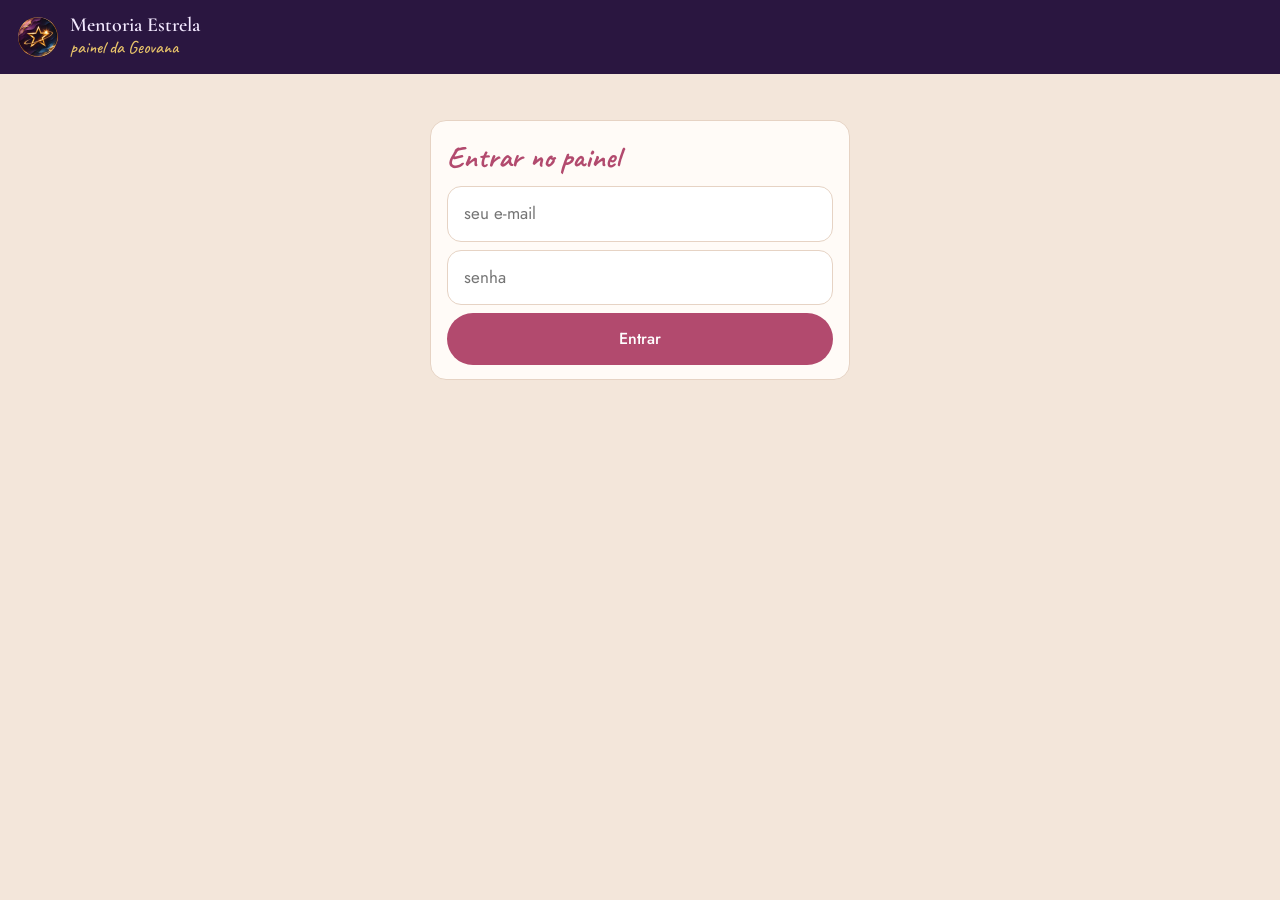
<file: mentoria/painel.html>
<!doctype html>
<html lang="pt-BR">
<head>
<meta charset="utf-8">
<meta name="viewport" content="width=device-width, initial-scale=1, viewport-fit=cover">
<title>Painel · Mentoria Estrela</title>
<meta name="robots" content="noindex">
<meta name="theme-color" content="#2A1640">
<link rel="icon" href="logo.jpg">
<link rel="preconnect" href="https://fonts.googleapis.com">
<link rel="preconnect" href="https://fonts.gstatic.com" crossorigin>
<link href="https://fonts.googleapis.com/css2?family=Caveat:wght@500;700&family=Cormorant+Garamond:wght@500;600&family=Inter:wght@400;500&family=Jost:wght@400;500&display=swap" rel="stylesheet">
<link rel="stylesheet" href="estilo.css">
<style>
.seletor-turma{background:transparent;border:1px solid #6E5590;color:var(--lilas-claro);border-radius:20px;padding:6px 10px;font-size:14px}
.seletor-turma option{color:#222}
.vivo-grade{display:grid;grid-template-columns:repeat(auto-fill,minmax(230px,1fr));gap:10px;margin:10px 0 24px}
.vivo-card{background:var(--papel);border:1px solid var(--linha);border-radius:14px;padding:12px;text-decoration:none;display:block}
.vivo-card:hover{border-color:var(--rosa)}
.vivo-card .nome{font-weight:500}
.vivo-card .st{font-size:12px;color:var(--suave)}
.vivo-card svg{width:100%;max-width:190px;display:block;margin:6px auto 0}
.vivo-card .res{font-size:13px;margin-top:6px;max-height:160px;overflow:hidden;color:var(--tinta)}
.vivo-ex{display:flex;align-items:center;gap:10px;flex-wrap:wrap;margin-top:8px}
.vivo-ex h3{flex:1}
.sel-sessao{padding:9px 12px;border:1px solid var(--linha);border-radius:12px;background:#fff;font-size:15px}
.anot textarea{width:100%;min-height:120px;border:1px solid #D8C9E8;border-radius:10px;padding:10px;font-size:15px;background:#FCFAFF}
.anot{background:#F1EAF8;border-radius:14px;padding:12px 14px;margin:14px 0}
.anot label{font:500 22px/1 Caveat,cursive;color:var(--roxo);display:block;margin-bottom:6px}
/* espelho: a tela do participante, em formato de celular, ao lado */
#espelho{position:fixed;top:0;right:0;bottom:0;width:min(430px,100vw);z-index:60;display:flex;flex-direction:column;background:#2A1640;border-left:1px solid #E6D3C4;box-shadow:-8px 0 24px rgba(0,0,0,.18)}
#espelho[hidden]{display:none}
.esp-barra{display:flex;align-items:center;gap:10px;padding:10px 12px;background:#1E0F30;color:#F3E9FF}
.esp-tit{flex:1;min-width:0;display:grid;font-size:13px;line-height:1.3}
.esp-tit b{font-weight:500;white-space:nowrap;overflow:hidden;text-overflow:ellipsis}
.esp-tit span{color:#D9BF85}
.esp-seguir{display:flex;align-items:center;gap:6px;font-size:12.5px;white-space:nowrap;cursor:pointer}
.esp-seguir input{accent-color:#B8924A;width:16px;height:16px}
.esp-x{background:none;border:0;color:#F3E9FF;font-size:26px;line-height:1;width:36px;height:36px;cursor:pointer}
.esp-tela{flex:1;overflow:auto;padding:14px 14px 40px;background:#F7F1E6;color:var(--tinta)}
.esp-tela .cabeca{text-align:center}
.esp-tela .cabeca h1{font:600 24px/1.1 'Cormorant Garamond',Georgia,serif;color:#4B2A6B}
.esp-tela .cabeca .sub{color:#8A6A24}
.esp-tela input:disabled,.esp-tela textarea:disabled,.esp-tela select:disabled{opacity:1;color:var(--tinta);-webkit-text-fill-color:var(--tinta);background:#fff}
.esp-tela .maas-voltar{pointer-events:none;opacity:.5}
.esp-mini{display:inline-block;margin-top:8px;font-size:12.5px;color:var(--roxo);border:1px solid var(--linha);border-radius:20px;padding:4px 10px;background:#fff}
@media (min-width:900px){body.com-espelho main,body.com-espelho .topo-painel,body.com-espelho .abas{margin-right:440px}}
</style>
</head>
<body class="atelie">
<header class="topo-painel">
  <img src="logo.jpg" alt="">
  <div><b>Mentoria Estrela</b><span>painel da Geovana</span></div>
  <div class="dir"><select class="seletor-turma" id="selTurma" hidden aria-label="Turma"></select><button class="link" id="bSair" hidden>sair</button></div>
</header>
<nav class="abas" id="abas" hidden>
  <a href="#aovivo" data-aba="aovivo">Aula ao vivo</a>
  <a href="#" data-aba="alunos">Participantes</a>
  <a href="#liberar" data-aba="liberar">Liberar</a>
  <a href="#turmas" data-aba="turmas">Turmas</a>
</nav>
<main id="app"><p class="miudo">Carregando…</p></main>

<script src="js/supabase-2.45.4.js"></script>
<script src="js/comum.js"></script>
<script src="js/maas.js"></script>
<script>
(function () {
  var app = $('#app');
  var turmas = [], alunos = [], sessoes = [], sessoesTodas = [], exercicios = [], libs = [], respostas = {}, comentarios = {}, anotacoes = {}, logins = {};
  var turmaId = null, vivoTimer = null, sessaoVivo = null;
  var LINK = location.origin + location.pathname.replace(/painel\.html$/, '');
  var tmp = supabase.createClient(CONFIG.url, CONFIG.chave, { auth: { persistSession: false, autoRefreshToken: false, detectSessionInUrl: false, storageKey: 'cadastro-tmp' } });

  function toast(t) {
    var d = document.createElement('div'); d.className = 'toast'; d.textContent = t;
    document.body.appendChild(d); setTimeout(function () { d.remove(); }, 2600);
  }
  function chave(email, ex) { return email + '|' + ex; }
  function turma() { return turmas.filter(function (t) { return t.id === turmaId; })[0]; }
  function daTurma() { return alunos.filter(function (a) { return a.turma_id === turmaId; }); }
  function libTurma(exId, tId) { return libs.some(function (l) { return l.exercicio_id === exId && !l.aluno_email && l.turma_id === tId; }); }
  function libIndividual(exId, email) { return libs.some(function (l) { return l.exercicio_id === exId && l.aluno_email === email; }); }
  function liberadoPara(exId, a) { return libIndividual(exId, a.email) || libTurma(exId, a.turma_id); }
  function ehInd(a) { return a && a.tipo === 'individual'; }
  function slug(n) { return String(n || '').trim().split(/\s+/)[0].toLowerCase().normalize('NFD').replace(/[\u0300-\u036f]/g, '').replace(/[^a-z0-9]/g, ''); }
  function sessoesDe(a) { return ehInd(a) ? sessoesTodas.filter(function (s) { return s.processo === a.processo; }) : sessoes; }
  function dataBR(d) { return d ? new Date(d + (d.length === 10 ? 'T12:00:00' : '')).toLocaleDateString('pt-BR') : ''; }
  function acessoAte(a) { var t = turmas.filter(function (x) { return x.id === a.turma_id; })[0]; return a.acesso_ate || (t && t.fim); }
  function hojeISO() { var d = new Date(); return new Date(d - d.getTimezoneOffset() * 60000).toISOString().slice(0, 10); }
  function maisMeses(iso, m) { var d = new Date(iso + 'T12:00:00'); d.setMonth(d.getMonth() + m); return d.toISOString().slice(0, 10); }

  async function carregar() {
    var rs = await Promise.all([
      sb.from('turmas').select('*').order('id'),
      sb.from('alunos').select('*').order('nome'),
      sb.from('sessoes').select('*').order('numero'),
      sb.from('exercicios').select('*').order('sessao').order('ordem'),
      sb.from('liberacoes').select('*'),
      sb.from('respostas').select('*'),
      sb.from('comentarios').select('*'),
      sb.from('anotacoes').select('*'),
      sb.rpc('admin_logins')
    ]);
    for (var i = 0; i < rs.length; i++) if (rs[i].error) throw rs[i].error;
    turmas = rs[0].data; alunos = rs[1].data; sessoesTodas = rs[2].data;
    sessoes = sessoesTodas.filter(function (s) { return !s.processo; }); /* turmas: só as sessões da Mentoria Estrela */ exercicios = rs[3].data; libs = rs[4].data;
    respostas = {}; rs[5].data.forEach(function (r) { respostas[chave(r.aluno_email, r.exercicio_id)] = r; });
    comentarios = {}; rs[6].data.forEach(function (c) { comentarios[chave(c.aluno_email, c.exercicio_id)] = c; });
    anotacoes = {}; rs[7].data.forEach(function (n) { anotacoes[n.aluno_email] = n; });
    logins = {}; rs[8].data.forEach(function (l) { logins[l.email] = l; });
    if (!turmas.some(function (t) { return t.id === turmaId; })) {
      var guard = lerLocal('turma_atual');
      turmaId = turmas.some(function (t) { return t.id === guard; }) ? guard : (turmas.length ? turmas[turmas.length - 1].id : null);
    }
    var sel = $('#selTurma');
    sel.innerHTML = turmas.map(function (t) { return '<option value="' + t.id + '"' + (t.id === turmaId ? ' selected' : '') + '>' + esc(t.nome) + '</option>'; }).join('');
    sel.hidden = !turmas.length;
  }
  async function recarregarRespostas() {
    var r = await sb.from('respostas').select('*');
    if (r.error) return false;
    var mudou = false;
    r.data.forEach(function (x) {
      var k = chave(x.aluno_email, x.exercicio_id);
      if (!respostas[k] || respostas[k].atualizado_em !== x.atualizado_em) { respostas[k] = x; mudou = true; }
    });
    return mudou;
  }

  /* ---------- login ---------- */
  function telaLogin(aviso) {
    $('#abas').hidden = true; $('#bSair').hidden = true; $('#selTurma').hidden = true;
    app.innerHTML = '<form class="cartao" id="f" style="max-width:420px;margin:30px auto"><h2>Entrar no painel</h2>' +
      '<div style="display:grid;gap:8px"><input class="campo-email" style="margin:0" type="email" id="email" required autocomplete="username" placeholder="seu e-mail" value="' + esc(lerLocal('me_email') || '') + '">' +
      '<input class="campo-email" style="margin:0" type="password" id="senha" required autocomplete="current-password" placeholder="senha"><button class="btn">Entrar</button></div>' +
      (aviso ? '<div class="aviso erro">' + aviso + '</div>' : '') + '</form>';
    $('#f').onsubmit = async function (e) {
      e.preventDefault();
      var email = $('#email').value.trim().toLowerCase(); guardarLocal('me_email', email);
      var r = await sb.auth.signInWithPassword({ email: email, password: $('#senha').value.trim() });
      if (r.error) telaLogin(esc(msgErro(r.error))); else iniciar(r.data.session);
    };
  }

  /* ---------- resumo de exercício (compacto) ---------- */
  function ehMaas(e) { return e.conteudo && e.conteudo.componente === 'maas'; }
  function statusEx(a, e) {
    var r = respostas[chave(a.email, e.id)];
    if (!liberadoPara(e.id, a)) return '<span class="pill cinza">não liberado</span>';
    if (ehMaas(e)) {
      if (!r) return '<span class="pill ouro">não iniciada</span>';
      return r.dados.concluido_em ? '<span class="pill verde">concluída</span>' : '<span class="pill">em andamento</span>';
    }
    var p = progresso(e.conteudo, r && r.dados);
    return (p.total && p.feitos >= p.total) ? '<span class="pill verde">respondido</span>' : p.feitos ? '<span class="pill">' + p.feitos + ' de ' + p.total + '</span>' : '<span class="pill ouro">liberado</span>';
  }

  /* ---------- ESPELHO: a tela exata que a pessoa vê, com as respostas dela ----------
     Usa o mesmo código da área do participante (htmlCampos / MAAS.montar / MAAS.resumo),
     então qualquer sessão nova aparece aqui sozinha. Nada é salvo a partir do espelho. */
  var esp = null, espTimer = null;
  function espelhoDom() {
    if ($('#espelho')) return;
    var d = document.createElement('aside'); d.id = 'espelho'; d.hidden = true; d.setAttribute('aria-label', 'Tela do participante');
    d.innerHTML = '<div class="esp-barra"><div class="esp-tit"><b id="espNome"></b><span id="espOnde"></span></div>' +
      '<label class="esp-seguir"><input type="checkbox" id="espSeguir" checked> seguir ao vivo</label>' +
      '<button class="esp-x" id="espFechar" aria-label="Fechar a tela do participante">×</button></div>' +
      '<div class="esp-tela ceu" id="espTela"><div id="espMain"></div></div>';
    document.body.appendChild(d);
    $('#espFechar').onclick = fecharEspelho;
    $('#espSeguir').onchange = function () { if (esp) { esp.seguir = this.checked; if (esp.seguir) esp.passo = null; desenharEspelho(); } };
    $('#espMain').addEventListener('click', function (ev) {
      var l = ev.target.closest('a[href]');
      if (l && l.getAttribute('href').charAt(0) === '#') ev.preventDefault(); /* não muda a página do painel */
    });
    document.addEventListener('keydown', function (ev) { if (ev.key === 'Escape' && esp) fecharEspelho(); });
  }
  function abrirEspelho(email, exId) {
    var a = alunos.filter(function (x) { return x.email === email; })[0], e = exercicios.filter(function (x) { return x.id === exId; })[0];
    if (!a || !e) return;
    espelhoDom();
    esp = { a: a, e: e, seguir: true, passo: null, versao: null };
    $('#espSeguir').checked = true;
    $('#espelho').hidden = false; document.body.classList.add('com-espelho');
    desenharEspelho();
    clearInterval(espTimer);
    espTimer = setInterval(async function () {
      if (!esp || document.hidden) return;
      await recarregarRespostas();
      var r = respostas[chave(esp.a.email, esp.e.id)], v = r ? r.atualizado_em : null;
      if (v !== esp.versao) desenharEspelho(true);
    }, 4000);
  }
  function fecharEspelho() {
    clearInterval(espTimer); esp = null;
    var d = $('#espelho'); if (d) d.hidden = true; document.body.classList.remove('com-espelho');
  }
  function desenharEspelho(atualizacao) {
    if (!esp) return;
    var a = esp.a, e = esp.e, r = respostas[chave(a.email, e.id)], c = comentarios[chave(a.email, e.id)];
    var tela = $('#espTela'), main = $('#espMain'), rolagem = tela.scrollTop;
    esp.versao = r ? r.atualizado_em : null;
    var s = sessoesTodas.filter(function (x) { return x.numero === e.sessao; })[0] || { numero: e.sessao, titulo: '' };
    $('#espNome').textContent = (a.nome || a.email) + ' · ' + e.titulo;
    var dados = r ? JSON.parse(JSON.stringify(r.dados)) : null;
    if (ehMaas(e)) {
      var dd = MAAS.completar(e.conteudo, dados || {});
      var onde = MAAS.onde(e.conteudo, r ? dd : null);
      $('#espOnde').textContent = r ? 'está ' + onde.texto + ' · ' + quando(r.atualizado_em) : 'ainda não abriu';
      if (!esp.seguir && esp.passo != null) dd.passo = esp.passo;
      var passoDele = r ? (r.dados.passo || 0) : 0;
      main.innerHTML = '<div id="espMaas"></div>';
      MAAS.montar($('#espMaas'), e, dd, {
        aoDigitar: function () {},
        aoTrocarTela: function () { $('#espTela').scrollTop = 0; },
        salvar: function (x) {
          if (x.passo !== (esp.passo == null ? passoDele : esp.passo)) {
            esp.passo = x.passo; esp.seguir = false; $('#espSeguir').checked = false; /* você virou a página */
          }
        }
      });
    } else if (e.conteudo && e.conteudo.componente === 'resumo') {
      $('#espOnde').textContent = 'página de leitura' + (r ? ' · já abriu' : '');
      main.innerHTML = MAAS.resumo(e.conteudo);
    } else {
      var p = progresso(e.conteudo, dados || {});
      $('#espOnde').textContent = r ? p.feitos + ' de ' + p.total + ' respondidas · ' + quando(r.atualizado_em) : 'ainda não abriu';
      main.innerHTML = '<div class="cabeca" style="padding-bottom:8px"><h1 style="font-size:22px">Sessão ' + (s.exibir || s.numero) + (s.titulo ? ' · ' + esc(s.titulo) : '') + '</h1><div class="sub">' + esc(e.titulo) + '</div></div>' +
        '<div class="folha"><div class="prog" aria-hidden="true"><div style="width:' + (p.total ? Math.round(p.feitos / p.total * 100) : 0) + '%"></div></div>' +
        '<form onsubmit="return false">' + htmlCampos(e.conteudo, dados || {}, false) + '</form></div>';
      prepararFotos(main, { leitura: true });
    }
    if (c && c.texto.trim()) main.insertAdjacentHTML('beforeend', '<div class="comentario"><b>Geovana comentou</b>' + texto(c.texto) + '</div>');
    /* só olhar: nada pode ser digitado aqui */
    $$('input, textarea, select', main).forEach(function (x) { x.disabled = true; });
    $$('.enviar-foto, .apagar-foto', main).forEach(function (x) { x.hidden = true; });
    if (atualizacao) tela.scrollTop = rolagem; else tela.scrollTop = 0;
  }
  document.addEventListener('click', function (ev) {
    var b = ev.target.closest('[data-espelho]');
    if (!b) return;
    ev.preventDefault(); ev.stopPropagation();
    abrirEspelho(b.getAttribute('data-espelho'), b.getAttribute('data-espex'));
  }, true);

  /* ---------- AULA AO VIVO ---------- */
  function telaVivo() {
    var t = turma();
    if (!t) { app.innerHTML = '<p class="miudo">Crie uma turma primeiro (aba Turmas).</p>'; return; }
    var comEx = sessoes.filter(function (s) { return exercicios.some(function (e) { return e.sessao === s.numero; }); });
    if (!comEx.length) { app.innerHTML = '<h2>Aula ao vivo</h2><p class="miudo">Nenhum exercício cadastrado ainda.</p>'; return; }
    if (!sessaoVivo || !comEx.some(function (s) { return s.numero === sessaoVivo; })) {
      var aberta = comEx.filter(function (s) { return exercicios.some(function (e) { return e.sessao === s.numero && libTurma(e.id, turmaId); }); });
      sessaoVivo = (aberta.length ? aberta[aberta.length - 1] : comEx[0]).numero;
    }
    var h = '<div style="display:flex;gap:12px;align-items:center;flex-wrap:wrap"><h2 style="margin:0">Aula ao vivo · ' + esc(t.nome) + '</h2><span class="vivo">atualiza sozinho</span>' +
      '<select class="sel-sessao" id="selSessao" style="margin-left:auto">' + comEx.map(function (s) { return '<option value="' + s.numero + '"' + (s.numero === sessaoVivo ? ' selected' : '') + '>Sessão ' + s.numero + ' · ' + esc(s.titulo) + '</option>'; }).join('') + '</select></div>';
    h += '<div id="vivoCorpo">' + corpoVivo() + '</div>';
    app.innerHTML = h;
    $('#selSessao').onchange = function () { sessaoVivo = Number(this.value); telaVivo(); };
    ligarVivo();
    clearInterval(vivoTimer);
    vivoTimer = setInterval(async function () {
      if (document.hidden || !$('#vivoCorpo')) return;
      if (await recarregarRespostas()) { $('#vivoCorpo').innerHTML = corpoVivo(); ligarVivo(); }
    }, 6000);
  }
  function corpoVivo() {
    var gente = daTurma(), h = '';
    if (!gente.length) return '<p class="miudo" style="margin-top:12px">Nenhum participante nesta turma ainda.</p>';
    exercicios.filter(function (e) { return e.sessao === sessaoVivo; }).forEach(function (e) {
      var lib = libTurma(e.id, turmaId);
      h += '<div class="vivo-ex"><h3>' + esc(e.titulo) + ' <span class="miudo">· ' + esc(e.tipo) + '</span></h3>' +
        '<button class="btn peq ' + (lib ? 'leve' : '') + '" data-libvivo="' + esc(e.id) + '" data-on="' + (lib ? 0 : 1) + '">' + (lib ? '✓ liberado · bloquear' : 'Liberar para a turma') + '</button></div>';
      h += '<div class="vivo-grade">';
      gente.forEach(function (a) {
        var r = respostas[chave(a.email, e.id)], corpo = '';
        if (ehMaas(e) && r) {
          var d = MAAS.completar(e.conteudo, JSON.parse(JSON.stringify(r.dados))), o = MAAS.onde(e.conteudo, d);
          corpo = MAAS.radar(d.notas, { tamanho: 200, mini: true, destaque: o.pilar }) +
            '<div class="st" style="text-align:center">' + esc(o.texto) + '</div>';
        } else if (r) {
          corpo = '<div class="res">' + camposResumo(e, r.dados) + '</div>';
        }
        h += '<a class="vivo-card" href="#p=' + encodeURIComponent(a.email) + '"><div class="nome">' + esc(a.nome || a.email) + '</div>' +
          '<div class="st">' + statusEx(a, e) + (r ? ' · ' + quando(r.atualizado_em) : '') + '</div>' + corpo +
          '<span class="esp-mini" role="button" tabindex="0" data-espelho="' + esc(a.email) + '" data-espex="' + esc(e.id) + '">📱 ver a tela</span></a>';
      });
      h += '</div>';
    });
    return h;
  }
  function camposResumo(e, dados) {
    return camposRespondiveis(e.conteudo).map(function (c) {
      var v = dados[c.id];
      if (!preenchido(v)) return '';
      if (c.tipo === 'foto') v = (v.length || 0) + ' foto(s)';
      return '<p><b>' + esc(c.rotulo) + '</b><br>' + esc(Array.isArray(v) ? v.filter(preenchido).join(', ') : v) + '</p>';
    }).join('') || '<span class="vazio">começou a responder</span>';
  }
  function ligarVivo() {
    $$('[data-libvivo]').forEach(function (b) {
      b.onclick = async function () {
        b.disabled = true;
        await alternarTurma(b.getAttribute('data-libvivo'), b.getAttribute('data-on') === '1');
        $('#vivoCorpo').innerHTML = corpoVivo(); ligarVivo();
      };
    });
  }

  /* ---------- PARTICIPANTES ---------- */
  function resumoAluno(a) {
    var lib = exercicios.filter(function (e) { return liberadoPara(e.id, a); });
    var feitos = 0, ultima = null;
    lib.forEach(function (e) {
      var r = respostas[chave(a.email, e.id)];
      if (!r) return;
      var p = progresso(e.conteudo, r.dados);
      if (p.total && p.feitos >= p.total) feitos++;
      if (!ultima || r.atualizado_em > ultima) ultima = r.atualizado_em;
    });
    return { lib: lib.length, feitos: feitos, ultima: ultima };
  }
  function telaAlunos() {
    var t = turma(), gente = daTurma();
    var h = '<h2>Participantes · ' + esc(t ? t.nome : '') + ' <span class="pill cinza" style="font:500 13px Jost">' + gente.length + '</span></h2>';
    h += '<form class="cartao" id="fNovo"><h3 style="margin-bottom:8px">Cadastrar participante</h3>' +
      '<div class="form-linha"><input id="nNome" placeholder="Nome" required><input id="nEmail" type="email" placeholder="E-mail" required>' +
      '<input id="nSenha" placeholder="Senha" required minlength="6" value="' + gerarSenha() + '" style="flex:0 1 170px">' +
      '<select id="nTurma" class="sel-sessao">' + turmas.map(function (x) { return '<option value="' + x.id + '"' + (x.id === turmaId ? ' selected' : '') + '>' + esc(x.nome) + '</option>'; }).join('') + '<option value="individual">Individual (fora das turmas)</option></select>' +
      '<button class="btn">Cadastrar</button></div>' +
      '<p class="miudo" style="margin-top:8px">A senha já vem sugerida; pode trocar. Depois de cadastrar, aparece a mensagem pronta para mandar no WhatsApp.</p>' +
      '<div id="msgPronta"></div></form>';
    if (!gente.length) h += '<p class="miudo">Ninguém nesta turma ainda. Só quem estiver cadastrado consegue entrar.</p>';
    h += '<div class="grade-alunos">';
    gente.forEach(function (a) {
      var r = resumoAluno(a), fim = acessoAte(a), expirado = fim && fim < hojeISO();
      h += '<a class="cartao aluno" href="#p=' + encodeURIComponent(a.email) + '"><div class="nome">' + esc(a.nome || '(sem nome)') + (expirado ? ' <span class="pill cinza">acesso encerrado</span>' : '') + '</div><div class="em">' + esc(a.email) + '</div>' +
        '<div class="barrinha"><div style="width:' + (r.lib ? Math.round(r.feitos / r.lib * 100) : 0) + '%"></div></div>' +
        '<div class="linha-info"><span>' + r.feitos + ' de ' + r.lib + ' concluídos</span><span>' + (r.ultima ? quando(r.ultima) : !logins[a.email] ? '⚠ sem login' : (a.aceite_privacidade ? 'entrou' : 'ainda não entrou')) + '</span></div></a>';
    });
    h += '</div>';
    var inds = alunos.filter(ehInd);
    h += '<h2 style="margin-top:30px">Individuais <span class="pill cinza" style="font:500 13px Jost">' + inds.length + '</span></h2>' +
      (inds.length ? '' : '<p class="miudo">Ninguém em processo individual ainda. No cadastro acima, escolha "Individual" no lugar da turma.</p>') + '<div class="grade-alunos">';
    inds.forEach(function (a) {
      var r = resumoAluno(a);
      h += '<a class="cartao aluno" href="#p=' + encodeURIComponent(a.email) + '"><div class="nome">' + esc(a.nome || '(sem nome)') + ' <span class="pill ouro">Processo Individual</span></div><div class="em">' + esc(a.email) + '</div>' +
        '<div class="barrinha"><div style="width:' + (r.lib ? Math.round(r.feitos / r.lib * 100) : 0) + '%"></div></div>' +
        '<div class="linha-info"><span>' + r.feitos + ' de ' + r.lib + ' concluídos</span><span>' + (r.ultima ? quando(r.ultima) : !logins[a.email] ? '⚠ sem login' : (a.aceite_privacidade ? 'entrou' : 'ainda não entrou')) + '</span></div></a>';
    });
    app.innerHTML = h + '</div>';
    $('#fNovo').onsubmit = async function (e) {
      e.preventDefault();
      var nome = $('#nNome').value.trim(), email = $('#nEmail').value.trim().toLowerCase(), senha = $('#nSenha').value.trim(), tv = $('#nTurma').value, tId = tv === 'individual' ? 'individual' : Number(tv);
      var b = $('#fNovo button'); b.disabled = true; b.textContent = 'Cadastrando…';
      var res = await cadastrar(nome, email, senha, tId);
      b.disabled = false; b.textContent = 'Cadastrar';
      if (!res.ok) { toast(res.erro); return; }
      await carregar(); telaAlunos();
      mostrarMensagem($('#msgPronta'), nome, email, senha, tId === 'individual');
      toast('Cadastro feito ✓');
    };
  }
  async function cadastrar(nome, email, senha, tId) {
    if (senha.length < 6) return { ok: false, erro: 'A senha precisa ter pelo menos 6 caracteres.' };
    var linha = { nome: nome, email: email };
    if (tId === 'individual') { linha.tipo = 'individual'; linha.processo = slug(nome); linha.turma_id = null; }
    else if (tId) linha.turma_id = tId;
    var r = await sb.from('alunos').upsert(linha, { onConflict: 'email' });
    if (r.error) return { ok: false, erro: msgErro(r.error) };
    if (logins[email]) {
      var t = await sb.rpc('admin_trocar_senha', { p_email: email, p_senha: senha });
      return t.error ? { ok: false, erro: msgErro(t.error) } : { ok: true };
    }
    var su = await tmp.auth.signUp({ email: email, password: senha });
    if (su.error && /already/i.test(su.error.message)) {
      var t2 = await sb.rpc('admin_trocar_senha', { p_email: email, p_senha: senha });
      return t2.error ? { ok: false, erro: msgErro(t2.error) } : { ok: true };
    }
    if (su.error) return { ok: false, erro: msgErro(su.error) };
    if (su.data && !su.data.session) return { ok: false, erro: 'O Supabase está pedindo confirmação por e-mail. Desligue "Confirm email" em Authentication → Sign In / Providers → Email e cadastre de novo.' };
    await tmp.auth.signOut().catch(function () {});
    return { ok: true };
  }
  function mostrarMensagem(box, nome, email, senha, ind) {
    var msg = 'Oi ' + (nome || '').split(' ')[0] + '! ✨ Seu acesso à ' + (ind ? 'sua área do Processo Individual' : 'área da Mentoria Estrela') + ', onde você vai responder os exercícios:\n\n' +
      LINK + '\n\nE-mail: ' + email + '\nSenha: ' + senha + '\n\nGuarde esta mensagem. As respostas são salvas automaticamente e só eu vejo.';
    box.innerHTML = '<div class="caixa-com" style="margin-top:12px"><label>Mensagem para ' + esc(nome || email) + '</label>' +
      '<textarea readonly rows="8">' + esc(msg) + '</textarea>' +
      '<div class="acoes"><button type="button" class="btn peq leve" data-copiar>Copiar</button>' +
      '<a class="btn peq ouro" target="_blank" rel="noopener" href="https://wa.me/?text=' + encodeURIComponent(msg) + '">Abrir no WhatsApp</a></div></div>';
    $('[data-copiar]', box).onclick = function () {
      $('textarea', box).select();
      (navigator.clipboard ? navigator.clipboard.writeText(msg) : Promise.reject()).then(function () { toast('Copiado ✓'); }, function () { document.execCommand('copy'); toast('Copiado ✓'); });
    };
  }

  /* ---------- UM PARTICIPANTE ---------- */
  function telaAluno(email) {
    var a = alunos.filter(function (x) { return x.email === email; })[0];
    if (!a) { location.hash = ''; return; }
    var fim = acessoAte(a), tA = turmas.filter(function (x) { return x.id === a.turma_id; })[0];
    var h = '<p><a href="#" class="miudo">← participantes</a> · <a href="#aovivo" class="miudo">aula ao vivo</a></p>' +
      '<div style="display:flex;align-items:center;gap:12px;flex-wrap:wrap;margin-bottom:6px"><h2 style="margin:0">' + esc(a.nome || a.email) + '</h2><span class="vivo">atualiza sozinho</span></div>' +
      '<p class="miudo">' + esc(a.email) + ' · ' + esc(ehInd(a) ? 'Individual' : tA ? tA.nome : 'sem turma') + ' · acesso até ' + (fim ? dataBR(fim) : 'sem data') +
      (!logins[a.email] ? ' · ⚠ ainda sem login: crie no fim da página' : logins[a.email].ultimo_acesso ? ' · último acesso ' + quando(logins[a.email].ultimo_acesso) : ' · ainda não entrou') + '</p>';
    var n = anotacoes[a.email];
    h += '<div class="estrelas-box"><span class="miudo">★ Estrelas do Jogo Estrela (você marca)</span>' +
      '<button class="btn peq leve" data-est="-1" aria-label="Tirar 1 estrela">−1</button><b id="estTotal">' + (a.estrelas || 0) + '</b>' +
      '<button class="btn peq leve" data-est="1" aria-label="Somar 1 estrela">+1</button><button class="btn peq leve" data-est="2">+2</button>' +
      '<button class="btn peq leve" data-est="5">+5</button><button class="btn peq leve" data-est="10">+10</button><span class="miudo" id="estSt"></span></div>';
    h += '<div class="anot"><label for="anotTexto">Minhas anotações · só eu vejo</label><textarea id="anotTexto" placeholder="O que eu não posso esquecer sobre ' + esc((a.nome || '').split(' ')[0] || 'esta pessoa') + '…">' + esc(n ? n.texto : '') + '</textarea>' +
      '<div class="acoes" style="display:flex;justify-content:flex-end;gap:10px;align-items:center;margin-top:6px;font-size:13px;color:var(--suave)"><span id="anotSt">' + (n ? 'salvo ' + quando(n.atualizado_em) : '') + '</span><button class="btn peq roxo" id="bAnot">Salvar anotação</button></div></div>';
    if (!exercicios.length) h += '<p class="miudo">Nenhum exercício cadastrado ainda.</p>';
    sessoesDe(a).forEach(function (s) {
      var exs = exercicios.filter(function (e) { return e.sessao === s.numero; });
      if (!exs.length) return;
      h += '<section class="sessao-bloco"><h3>Sessão ' + (s.exibir || s.numero) + (s.titulo ? ' · ' + esc(s.titulo) : '') + '</h3>';
      exs.forEach(function (e) { h += blocoEx(a, e); });
      h += '</section>';
    });
    h += '<details class="cartao" style="margin-top:30px"><summary class="miudo" style="cursor:pointer">Acesso, senha, turma e remoção</summary>' +
      '<p class="miudo" style="margin:12px 0 6px">Renovar: escolha até quando o acesso vale (o padrão da turma é ' + dataBR(tA && tA.fim) + ').</p>' +
      '<div class="form-linha"><input type="date" id="eAte" value="' + esc(fim || '') + '"><button class="btn peq ouro" id="bAte">Salvar acesso</button><button class="btn peq leve" id="bMais">+ 1 mês</button></div>' +
      '<div class="form-linha" style="margin-top:10px"><input id="eNome" value="' + esc(a.nome) + '"><select id="eTurma" class="sel-sessao"' + (ehInd(a) ? ' hidden' : '') + '>' + turmas.map(function (x) { return '<option value="' + x.id + '"' + (x.id === a.turma_id ? ' selected' : '') + '>' + esc(x.nome) + '</option>'; }).join('') + '</select><button class="btn peq" id="bNome">Salvar nome e turma</button></div>' +
      '<div class="form-linha" style="margin-top:10px"><input id="eSenha" value="' + gerarSenha() + '"><button class="btn peq ouro" id="bSenha">' + (logins[a.email] ? 'Definir nova senha' : 'Criar login com esta senha') + '</button></div><div id="msgSenha"></div>' +
      '<p class="miudo" style="margin:14px 0 6px">Remover apaga também todas as respostas, comentários e anotações (pedido de exclusão LGPD). O login em si fica no Supabase → Authentication → Users.</p>' +
      '<button class="btn leve peq" id="bRemover" style="color:#A3283A;border-color:#E9B8BF">Remover ' + esc(a.nome || a.email) + '</button></details>';
    var abertos = $$('details.ex[open]').map(function (d) { return d.getAttribute('data-ex'); });
    app.innerHTML = h;
    abertos.forEach(function (id) { var d = $('details.ex[data-ex="' + CSS.escape(id) + '"]'); if (d) d.open = true; });
    ligarAluno(a);
    $$('details.ex').forEach(function (d) { prepararFotos(d, { leitura: true }); });
    clearInterval(vivoTimer);
    vivoTimer = setInterval(async function () {
      if (document.hidden) return;
      if (!(await recarregarRespostas())) return;
      $$('details.ex').forEach(function (d) {
        var e = exercicios.filter(function (x) { return x.id === d.getAttribute('data-ex'); })[0];
        if (!e) return;
        var tmpDiv = document.createElement('div'); tmpDiv.innerHTML = blocoEx(a, e);
        var nd = tmpDiv.firstChild;
        d.querySelector('summary').innerHTML = nd.querySelector('summary').innerHTML;
        d.querySelector('.respostas-ex').innerHTML = nd.querySelector('.respostas-ex').innerHTML;
        prepararFotos(d.querySelector('.respostas-ex'), { leitura: true });
      });
    }, 7000);
  }
  function blocoEx(a, e) {
    var k = chave(a.email, e.id), r = respostas[k], c = comentarios[k];
    var lib = liberadoPara(e.id, a), turmaLib = libTurma(e.id, a.turma_id);
    var h = '<details class="ex" data-ex="' + esc(e.id) + '"><summary><span class="t">' + esc(e.titulo) + ' <span class="miudo">· ' + esc(e.tipo) + '</span></span>' + statusEx(a, e) +
      (r ? '<span class="miudo">' + quando(r.atualizado_em) + '</span>' : '') + (c && c.texto.trim() ? '<span title="Você comentou">💬</span>' : '') + '</summary><div class="ex-corpo">';
    h += '<p style="margin-bottom:12px"><label class="miudo" style="display:inline-flex;gap:8px;align-items:center;cursor:pointer">' +
      '<input type="checkbox" class="libInd" data-ex="' + esc(e.id) + '"' + (lib ? ' checked' : '') + (turmaLib ? ' disabled' : '') + ' style="width:18px;height:18px;accent-color:var(--rosa)"> ' +
      (turmaLib ? 'liberado para a turma toda' : 'liberado só para ' + esc((a.nome || 'esta pessoa').split(' ')[0])) + '</label></p>' +
      '<p style="margin:-4px 0 12px"><button type="button" class="btn peq roxo" data-espelho="' + esc(a.email) + '" data-espex="' + esc(e.id) + '">📱 Ver a tela de ' + esc((a.nome || 'participante').split(' ')[0]) + '</button></p>';
    h += '<div class="respostas-ex">' + (ehMaas(e) ? MAAS.leitura(e, r && r.dados) : e.conteudo && e.conteudo.componente === 'resumo' ? '<p class="miudo">Página de resumo (só leitura). A pessoa ' + (r ? 'já abriu' : 'ainda não abriu') + '.</p>' : htmlCampos(e.conteudo, r && r.dados, true)) + '</div>';
    var lv = ehMaas(e) && (e.conteudo.depois || []).filter(function (x) { return x.tipo === 'livro'; })[0];
    if (lv) h += '<div class="caixa-com livro-ed"><label>Livro da sessão · você edita, a pessoa vê</label>' +
      '<div class="form-linha"><input data-lv="titulo" placeholder="Título" value="' + esc(lv.titulo || '') + '"><input data-lv="autor" placeholder="Autor" value="' + esc(lv.autor || '') + '"></div>' +
      '<div class="form-linha" style="margin-top:6px"><input data-lv="capa" placeholder="Link da imagem da capa (opcional)" value="' + esc(lv.capa || '') + '"></div>' +
      '<textarea data-lv="trecho" placeholder="O que ler (capítulo, páginas, trecho)" style="margin-top:6px">' + esc(lv.trecho || '') + '</textarea>' +
      '<div class="acoes"><span class="estlv"></span><button class="btn peq ouro bLivro" data-ex="' + esc(e.id) + '">Salvar livro</button></div></div>';
    h += '<div class="caixa-com"><label for="com_' + esc(e.id) + '">Seu comentário · a pessoa vê</label>' +
      '<textarea id="com_' + esc(e.id) + '" data-ex="' + esc(e.id) + '" placeholder="Escreva durante a sessão. Aparece embaixo do exercício para a pessoa.">' + esc(c ? c.texto : '') + '</textarea>' +
      '<div class="acoes"><span class="estcom"></span><button class="btn peq ouro bCom" data-ex="' + esc(e.id) + '">Salvar comentário</button></div></div>';
    return h + '</div></details>';
  }
  function ligarAluno(a) {
    $$('.bLivro').forEach(function (b) {
      b.onclick = async function () {
        var e = exercicios.filter(function (x) { return x.id === b.getAttribute('data-ex'); })[0], box = b.closest('.livro-ed'), st = $('.estlv', box);
        var c = JSON.parse(JSON.stringify(e.conteudo)), lv = c.depois.filter(function (x) { return x.tipo === 'livro'; })[0];
        $$('[data-lv]', box).forEach(function (i) { lv[i.getAttribute('data-lv')] = i.value.trim(); });
        b.disabled = true; st.textContent = 'salvando…';
        var r = await sb.from('exercicios').update({ conteudo: c }).eq('id', e.id);
        b.disabled = false;
        if (r.error) { st.textContent = msgErro(r.error); return; }
        e.conteudo = c; st.textContent = 'salvo ✓';
      };
    });
    $$('.bCom').forEach(function (b) {
      b.onclick = async function () {
        var id = b.getAttribute('data-ex'), ta = $('textarea[data-ex="' + CSS.escape(id) + '"]'), st = b.parentNode.querySelector('.estcom');
        b.disabled = true; st.textContent = 'salvando…';
        var r = await sb.from('comentarios').upsert({ aluno_email: a.email, exercicio_id: id, texto: ta.value, atualizado_em: new Date().toISOString() });
        b.disabled = false;
        if (r.error) { st.textContent = msgErro(r.error); return; }
        comentarios[chave(a.email, id)] = { aluno_email: a.email, exercicio_id: id, texto: ta.value };
        ta.dataset.sujo = ''; st.textContent = 'salvo ✓';
      };
    });
    $$('.caixa-com textarea').forEach(function (t) { t.oninput = function () { t.dataset.sujo = '1'; t.parentNode.querySelector('.estcom').textContent = 'não salvo'; }; });
    $$('[data-est]').forEach(function (b) {
      b.onclick = async function () {
        var novo = Math.max(0, (a.estrelas || 0) + Number(b.getAttribute('data-est')));
        $('#estSt').textContent = 'salvando…';
        var r = await sb.from('alunos').update({ estrelas: novo }).eq('email', a.email);
        if (r.error) { $('#estSt').textContent = /estrelas/.test(r.error.message) ? 'Rode o arquivo sessao-01.sql no Supabase para ativar as estrelas.' : msgErro(r.error); return; }
        a.estrelas = novo; $('#estTotal').textContent = novo; $('#estSt').textContent = 'salvo ✓';
      };
    });
    $('#anotTexto').oninput = function () { this.dataset.sujo = '1'; $('#anotSt').textContent = 'não salvo'; };
    $('#bAnot').onclick = async function () {
      var t = $('#anotTexto'), r = await sb.from('anotacoes').upsert({ aluno_email: a.email, texto: t.value, atualizado_em: new Date().toISOString() });
      if (r.error) { toast(msgErro(r.error)); return; }
      anotacoes[a.email] = { aluno_email: a.email, texto: t.value, atualizado_em: new Date().toISOString() };
      t.dataset.sujo = ''; $('#anotSt').textContent = 'salvo ✓';
    };
    $$('.libInd').forEach(function (cb) {
      cb.onchange = async function () {
        var id = cb.getAttribute('data-ex'), r;
        if (cb.checked) r = await sb.from('liberacoes').insert({ exercicio_id: id, aluno_email: a.email });
        else r = await sb.from('liberacoes').delete().eq('exercicio_id', id).eq('aluno_email', a.email);
        if (r.error) toast(msgErro(r.error)); else toast(cb.checked ? 'Liberado ✓' : 'Bloqueado');
        var l = await sb.from('liberacoes').select('*'); if (!l.error) libs = l.data;
        telaAluno(a.email);
      };
    });
    async function salvarAte(v) {
      var r = await sb.from('alunos').update({ acesso_ate: v || null }).eq('email', a.email);
      if (r.error) { toast(msgErro(r.error)); return; }
      a.acesso_ate = v || null; toast('Acesso até ' + dataBR(acessoAte(a)) + ' ✓'); telaAluno(a.email);
    }
    $('#bAte').onclick = function () { salvarAte($('#eAte').value); };
    $('#bMais').onclick = function () { var base = acessoAte(a); if (!base || base < hojeISO()) base = hojeISO(); salvarAte(maisMeses(base, 1)); };
    $('#bNome').onclick = async function () {
      var nome = $('#eNome').value.trim(), tId = ehInd(a) ? null : Number($('#eTurma').value);
      var r = await sb.from('alunos').update(ehInd(a) ? { nome: nome } : { nome: nome, turma_id: tId }).eq('email', a.email);
      if (r.error) { toast(msgErro(r.error)); return; }
      a.nome = nome; if (!ehInd(a)) a.turma_id = tId; toast('Salvo ✓'); telaAluno(a.email);
    };
    $('#bSenha').onclick = async function () {
      var senha = $('#eSenha').value.trim(), b = this; b.disabled = true;
      var res = await cadastrar(a.nome, a.email, senha, ehInd(a) ? null : a.turma_id);
      b.disabled = false;
      if (!res.ok) { toast(res.erro); return; }
      await carregar();
      mostrarMensagem($('#msgSenha'), a.nome, a.email, senha, ehInd(a));
      toast('Senha definida ✓');
    };
    $('#bRemover').onclick = async function () {
      if (!confirm('Remover ' + (a.nome || a.email) + ' e apagar todas as respostas? Isso não pode ser desfeito.')) return;
      var r = await sb.from('alunos').delete().eq('email', a.email);
      if (r.error) { toast(msgErro(r.error)); return; }
      toast('Removido'); await carregar(); location.hash = '';
    };
  }

  /* ---------- LIBERAR ---------- */
  async function alternarTurma(exId, ligar) {
    var r = ligar ? await sb.from('liberacoes').insert({ exercicio_id: exId, turma_id: turmaId })
                  : await sb.from('liberacoes').delete().eq('exercicio_id', exId).eq('turma_id', turmaId).is('aluno_email', null);
    if (r.error && !/duplicate/.test(r.error.message)) toast(msgErro(r.error)); else toast(ligar ? 'Liberado para a turma ✓' : 'Bloqueado');
    var l = await sb.from('liberacoes').select('*'); if (!l.error) libs = l.data;
  }
  function telaLiberar() {
    var t = turma(), gente = daTurma();
    var h = '<h2>Liberar · ' + esc(t ? t.nome : '') + '</h2><p class="miudo" style="margin-bottom:12px">Coluna <b>Turma</b> libera para todos desta turma; as outras colunas liberam só para uma pessoa. A tela do participante atualiza sozinha em alguns segundos.</p>';
    if (!exercicios.length) { app.innerHTML = h + '<p class="miudo">Nenhum exercício cadastrado ainda.</p>'; return; }
    h += '<div class="tabela-wrap"><table class="lib"><thead><tr><th>Exercício</th><th class="turma">Turma</th>';
    gente.forEach(function (a) { h += '<th title="' + esc(a.email) + '">' + esc((a.nome || a.email).split(' ')[0]) + '</th>'; });
    h += '</tr></thead><tbody>';
    sessoes.forEach(function (s) {
      var exs = exercicios.filter(function (e) { return e.sessao === s.numero; });
      if (!exs.length) return;
      var todos = exs.every(function (e) { return libTurma(e.id, turmaId); });
      h += '<tr class="sess"><td>Sessão ' + s.numero + ' · ' + esc(s.titulo) + '</td><td class="turma"><button class="btn peq ' + (todos ? 'leve' : '') + ' bSessao" data-s="' + s.numero + '" data-on="' + (todos ? '0' : '1') + '">' + (todos ? 'bloquear sessão' : 'liberar sessão') + '</button></td><td colspan="' + gente.length + '"></td></tr>';
      exs.forEach(function (e) {
        var tl = libTurma(e.id, turmaId);
        h += '<tr><td>' + esc(e.titulo) + ' <span class="miudo">· ' + esc(e.tipo) + '</span></td><td class="turma"><input type="checkbox" class="cbT" data-ex="' + esc(e.id) + '"' + (tl ? ' checked' : '') + ' aria-label="Turma: ' + esc(e.titulo) + '"></td>';
        gente.forEach(function (a) {
          h += '<td><input type="checkbox" class="cbA" data-ex="' + esc(e.id) + '" data-a="' + esc(a.email) + '"' + (tl || libIndividual(e.id, a.email) ? ' checked' : '') + (tl ? ' disabled title="liberado para a turma"' : '') + ' aria-label="' + esc(a.nome) + ': ' + esc(e.titulo) + '"></td>';
        });
        h += '</tr>';
      });
    });
    app.innerHTML = h + '</tbody></table></div>';
    $$('.cbT').forEach(function (cb) { cb.onchange = async function () { cb.disabled = true; await alternarTurma(cb.getAttribute('data-ex'), cb.checked); telaLiberar(); }; });
    $$('.cbA').forEach(function (cb) {
      cb.onchange = async function () {
        cb.disabled = true;
        var id = cb.getAttribute('data-ex'), em = cb.getAttribute('data-a');
        var r = cb.checked ? await sb.from('liberacoes').insert({ exercicio_id: id, aluno_email: em }) : await sb.from('liberacoes').delete().eq('exercicio_id', id).eq('aluno_email', em);
        if (r.error) toast(msgErro(r.error));
        var l = await sb.from('liberacoes').select('*'); if (!l.error) libs = l.data;
        telaLiberar();
      };
    });
    $$('.bSessao').forEach(function (b) {
      b.onclick = async function () {
        b.disabled = true;
        var n = Number(b.getAttribute('data-s')), on = b.getAttribute('data-on') === '1';
        var ids = exercicios.filter(function (e) { return e.sessao === n; }).map(function (e) { return e.id; });
        var r = on ? await sb.from('liberacoes').insert(ids.filter(function (id) { return !libTurma(id, turmaId); }).map(function (id) { return { exercicio_id: id, turma_id: turmaId }; }))
                   : await sb.from('liberacoes').delete().in('exercicio_id', ids).eq('turma_id', turmaId).is('aluno_email', null);
        if (r.error) toast(msgErro(r.error)); else toast(on ? 'Sessão liberada ✓' : 'Sessão bloqueada');
        var l = await sb.from('liberacoes').select('*'); if (!l.error) libs = l.data;
        telaLiberar();
      };
    });
  }

  /* ---------- TURMAS ---------- */
  function telaTurmas() {
    var h = '<h2>Turmas</h2><p class="miudo" style="margin-bottom:12px">Cada participante só vê a própria turma. O acesso termina sozinho na data de fim (padrão: 5 meses depois do início). Para alguém continuar, use "Renovar" na página da pessoa.</p>';
    turmas.forEach(function (t) {
      var n = alunos.filter(function (a) { return a.turma_id === t.id; }).length;
      h += '<div class="cartao"><div class="form-linha" style="align-items:center"><input data-tn="' + t.id + '" value="' + esc(t.nome) + '">' +
        '<label class="miudo">início <input type="date" data-ti="' + t.id + '" value="' + t.inicio + '"></label>' +
        '<label class="miudo">fim do acesso <input type="date" data-tf="' + t.id + '" value="' + t.fim + '"></label>' +
        '<button class="btn peq" data-ts="' + t.id + '">Salvar</button></div><p class="miudo" style="margin-top:6px">' + n + ' participante' + (n === 1 ? '' : 's') + (t.fim < hojeISO() ? ' · <b>acesso encerrado</b>' : '') + '</p></div>';
    });
    var hoje = hojeISO();
    h += '<form class="cartao" id="fTurma"><h3 style="margin-bottom:8px">Nova turma</h3><div class="form-linha" style="align-items:center"><input id="tNome" required placeholder="Turma ' + (turmas.length + 1) + '" value="Turma ' + (turmas.length + 1) + '">' +
      '<label class="miudo">início <input type="date" id="tIni" value="' + hoje + '"></label><label class="miudo">fim <input type="date" id="tFim" value="' + maisMeses(hoje, 5) + '"></label><button class="btn">Criar turma</button></div></form>';
    app.innerHTML = h;
    $('#tIni').onchange = function () { $('#tFim').value = maisMeses(this.value, 5); };
    $$('[data-ts]').forEach(function (b) {
      b.onclick = async function () {
        var id = Number(b.getAttribute('data-ts'));
        var r = await sb.from('turmas').update({ nome: $('[data-tn="' + id + '"]').value.trim(), inicio: $('[data-ti="' + id + '"]').value, fim: $('[data-tf="' + id + '"]').value }).eq('id', id);
        if (r.error) { toast(msgErro(r.error)); return; }
        toast('Turma salva ✓'); await carregar(); telaTurmas();
      };
    });
    $('#fTurma').onsubmit = async function (e) {
      e.preventDefault();
      var r = await sb.from('turmas').insert({ nome: $('#tNome').value.trim(), inicio: $('#tIni').value, fim: $('#tFim').value }).select().single();
      if (r.error) { toast(msgErro(r.error)); return; }
      turmaId = r.data.id; guardarLocal('turma_atual', turmaId);
      toast('Turma criada ✓'); await carregar(); telaTurmas();
    };
  }

  /* ---------- rotas ---------- */
  function rota() {
    clearInterval(vivoTimer);
    var hsh = location.hash, aba = 'alunos', m = hsh.match(/^#p=(.+)$/);
    if (hsh === '#aovivo') { aba = 'aovivo'; telaVivo(); }
    else if (hsh === '#liberar') { aba = 'liberar'; telaLiberar(); }
    else if (hsh === '#turmas') { aba = 'turmas'; telaTurmas(); }
    else if (m) { aba = ''; telaAluno(decodeURIComponent(m[1])); }
    else telaAlunos();
    $$('#abas a').forEach(function (x) { x.classList.toggle('on', x.getAttribute('data-aba') === aba); });
    window.scrollTo(0, 0);
  }
  function temRascunho() {
    return $$('.caixa-com textarea, #anotTexto').some(function (t) { return t.dataset.sujo === '1'; });
  }
  window.addEventListener('hashchange', async function () {
    try { await carregar(); } catch (e) {}
    rota();
  });
  window.addEventListener('beforeunload', function (e) { if (temRascunho()) { e.preventDefault(); e.returnValue = ''; } });
  $('#selTurma').onchange = function () { turmaId = Number(this.value); guardarLocal('turma_atual', turmaId); if (/^#p=/.test(location.hash)) location.hash = ''; else rota(); };

  var iniciado = false;
  async function iniciar(s) {
    if (iniciado) return; iniciado = true;
    $('#bSair').hidden = false;
    $('#bSair').onclick = async function () { await sb.auth.signOut(); iniciado = false; location.hash = ''; telaLogin(); };
    var a = await sb.rpc('eh_admin');
    if (!a.data) {
      app.innerHTML = '<div class="cartao" style="max-width:460px;margin:30px auto"><h2>Sem acesso ao painel</h2><p>Você entrou como <b>' + esc(s.user.email) + '</b>, que não é administradora. <a href="./">Ir para a área do participante</a>.</p></div>';
      return;
    }
    $('#abas').hidden = false;
    try { await carregar(); if (!location.hash) location.hash = '#aovivo'; else rota(); }
    catch (err) { app.innerHTML = '<div class="cartao"><p>' + esc(msgErro(err)) + '</p><p class="miudo">Se a mensagem fala de "turmas" ou "anotacoes", rode de novo o arquivo SQL atualizado no Supabase.</p><button class="btn" onclick="location.reload()">Tentar de novo</button></div>'; }
  }
  sb.auth.getSession().then(function (r) { if (r.data.session) iniciar(r.data.session); else telaLogin(); });
  sb.auth.onAuthStateChange(function (ev, s) { if (ev === 'SIGNED_IN' && s) iniciar(s); });
})();
</script>
</body>
</html>
</file>
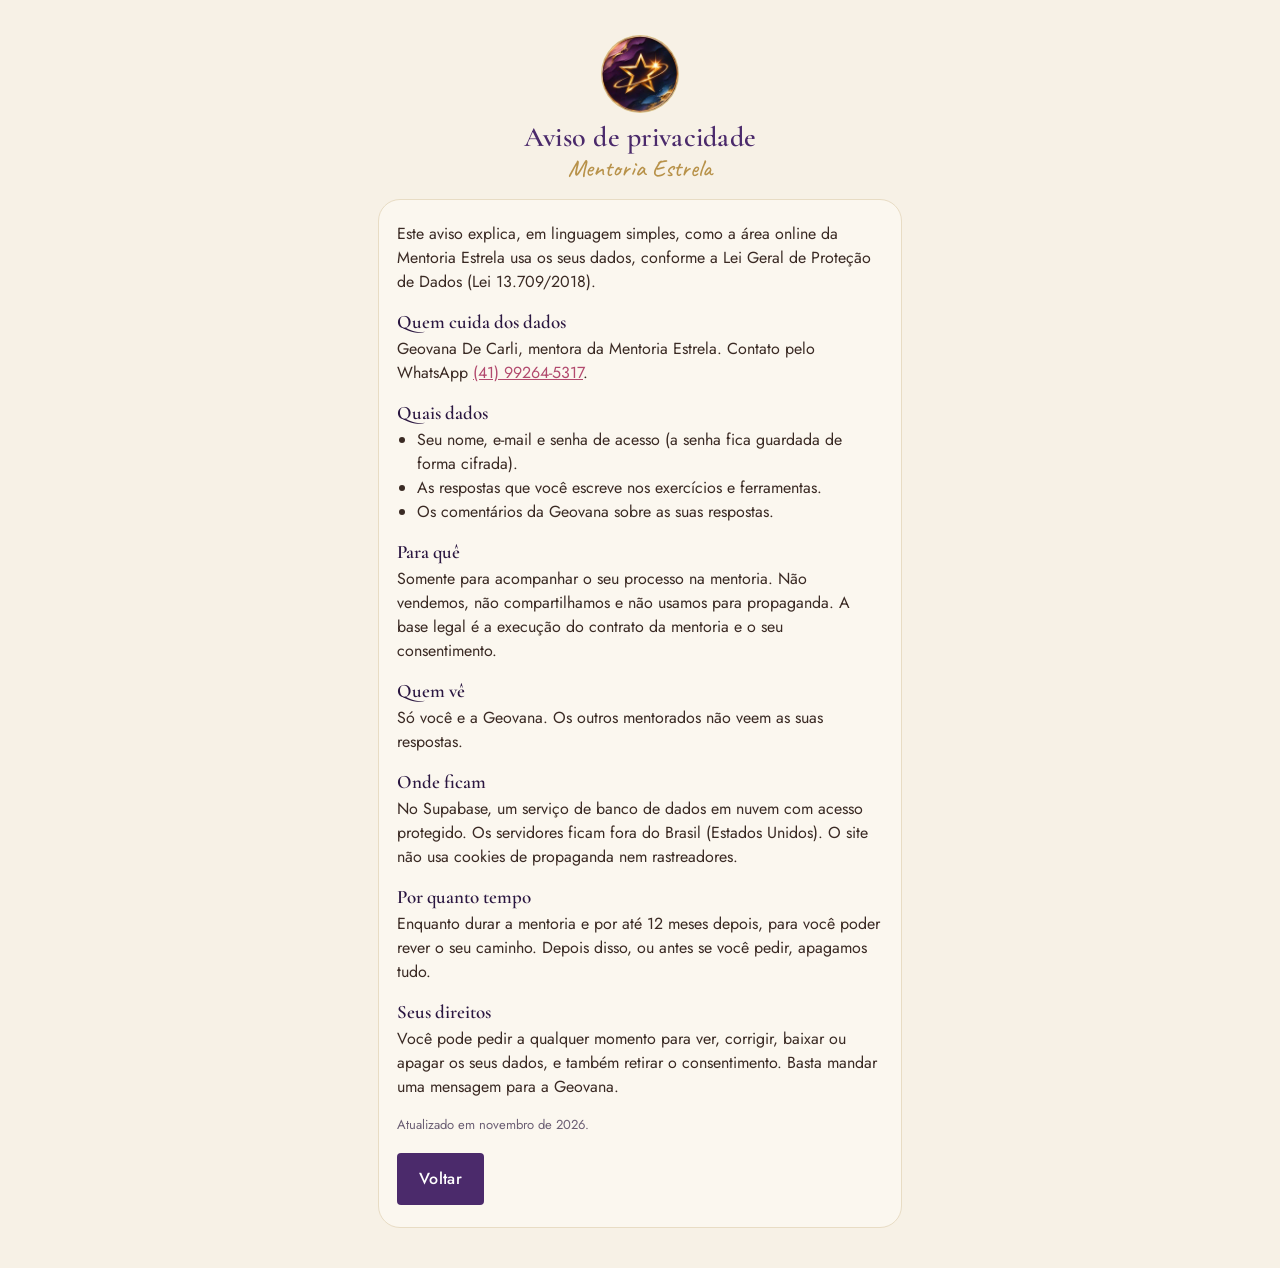
<file: mentoria/privacidade.html>
<!doctype html>
<html lang="pt-BR">
<head>
<meta charset="utf-8">
<meta name="viewport" content="width=device-width, initial-scale=1, viewport-fit=cover">
<title>Privacidade · Mentoria Estrela</title>
<meta name="theme-color" content="#2A1640">
<link rel="icon" href="logo.jpg">
<link href="https://fonts.googleapis.com/css2?family=Caveat:wght@500&family=Cormorant+Garamond:wght@600&family=Jost:wght@400;500&display=swap" rel="stylesheet">
<link rel="stylesheet" href="estilo.css">
<style>.caixa h3{font:600 19px 'Cormorant Garamond',serif;color:var(--roxo);margin:16px 0 4px}.caixa ul{padding-left:20px;margin-bottom:10px}</style>
</head>
<body class="ceu">
<main>
  <div class="cabeca"><img src="logo.jpg" alt="Logo da Mentoria Estrela"><h1>Aviso de privacidade</h1><div class="sub">Mentoria Estrela</div></div>
  <div class="caixa">
    <p>Este aviso explica, em linguagem simples, como a área online da Mentoria Estrela usa os seus dados, conforme a Lei Geral de Proteção de Dados (Lei 13.709/2018).</p>

    <h3>Quem cuida dos dados</h3>
    <p>Geovana De Carli, mentora da Mentoria Estrela. Contato pelo WhatsApp <a href="https://wa.me/5541992645317" style="color:var(--rosa)">(41) 99264-5317</a>.</p>

    <h3>Quais dados</h3>
    <ul>
      <li>Seu nome, e-mail e senha de acesso (a senha fica guardada de forma cifrada).</li>
      <li>As respostas que você escreve nos exercícios e ferramentas.</li>
      <li>Os comentários da Geovana sobre as suas respostas.</li>
    </ul>

    <h3>Para quê</h3>
    <p>Somente para acompanhar o seu processo na mentoria. Não vendemos, não compartilhamos e não usamos para propaganda. A base legal é a execução do contrato da mentoria e o seu consentimento.</p>

    <h3>Quem vê</h3>
    <p>Só você e a Geovana. Os outros mentorados não veem as suas respostas.</p>

    <h3>Onde ficam</h3>
    <p>No Supabase, um serviço de banco de dados em nuvem com acesso protegido. Os servidores ficam fora do Brasil (Estados Unidos). O site não usa cookies de propaganda nem rastreadores.</p>

    <h3>Por quanto tempo</h3>
    <p>Enquanto durar a mentoria e por até 12 meses depois, para você poder rever o seu caminho. Depois disso, ou antes se você pedir, apagamos tudo.</p>

    <h3>Seus direitos</h3>
    <p>Você pode pedir a qualquer momento para ver, corrigir, baixar ou apagar os seus dados, e também retirar o consentimento. Basta mandar uma mensagem para a Geovana.</p>

    <p class="miudo" style="margin-top:16px">Atualizado em novembro de 2026.</p>
    <a class="btn" href="./" style="margin-top:6px">Voltar</a>
  </div>
</main>
</body>
</html>
</file>
<file: mentoria/estilo.css>
:root{
  --creme:#F3E6DA; --papel:#FFFBF7; --tinta:#3A2A24; --suave:#7E6458;
  --rosa:#B24A6E; --rosa-claro:#F4D6DC; --ouro:#E9C46A; --ouro-claro:#F6E7BF; --ouro-escuro:#6B4E0E;
  --roxo:#2A1640; --roxo-2:#4B2C6B; --lilas:#CDB6E8; --lilas-claro:#F3E9FF;
  --linha:#E6D3C4; --azul:#5F87AE; --verde:#3F7D5C;
}
*{box-sizing:border-box;margin:0;padding:0}
html{-webkit-text-size-adjust:100%}
body{font:400 16px/1.5 Jost,system-ui,sans-serif;color:var(--tinta);min-height:100vh;min-height:100svh;background:var(--creme)}
button,input,textarea,select{font:inherit;color:inherit}
a{color:inherit}
:focus-visible{outline:2px solid var(--azul);outline-offset:2px}
[hidden]{display:none!important}
.manuscrito{font-family:Caveat,cursive;font-weight:500}
.serif{font-family:'Cormorant Garamond',Georgia,serif;font-weight:600}

/* ---------- botões ---------- */
.btn{display:inline-flex;align-items:center;justify-content:center;gap:8px;border:0;border-radius:40px;cursor:pointer;
  background:var(--rosa);color:#fff;font-weight:500;padding:14px 22px;font-size:16px;text-decoration:none;
  transition:transform .15s ease-out, opacity .15s}
.btn:active{transform:scale(.97)}
.btn[disabled]{opacity:.6;cursor:default}
.btn.ouro{background:var(--ouro);color:#3D2C05}
.btn.roxo{background:var(--roxo);color:var(--lilas-claro)}
.btn.leve{background:transparent;color:var(--suave);border:1px solid var(--linha)}
.btn.peq{padding:8px 14px;font-size:14px}
.link{background:none;border:0;color:var(--suave);cursor:pointer;text-decoration:underline;font-size:14px;padding:6px}

/* ---------- céu (mentorado) ---------- */
body.ceu{background:var(--roxo) radial-gradient(ellipse at 85% -10%,var(--roxo-2) 0,transparent 60%) no-repeat;color:var(--lilas-claro)}
.ceu main{max-width:560px;margin:0 auto;padding:28px 18px 40px}
.cabeca{text-align:center;padding:8px 0 18px}
.cabeca img{width:76px;height:76px;border-radius:50%;box-shadow:0 0 28px rgba(233,196,106,.4);display:block;margin:0 auto}
.cabeca h1{font:600 28px/1.1 'Cormorant Garamond',Georgia,serif;margin-top:10px;letter-spacing:.01em}
.cabeca .sub{font:500 24px/1.1 Caveat,cursive;color:var(--ouro);margin-top:2px}
.barra-topo{display:flex;justify-content:space-between;align-items:center;font-size:13px;color:var(--lilas);gap:8px}
.barra-topo a,.barra-topo button{color:var(--lilas)}

.caixa{background:var(--creme);color:var(--tinta);border-radius:22px;padding:22px 18px;box-shadow:0 18px 40px rgba(0,0,0,.25)}
.caixa h2{font:600 24px/1.15 'Cormorant Garamond',Georgia,serif;color:var(--roxo);margin-bottom:6px}
.caixa p{margin-bottom:12px}
.campo-email{width:100%;padding:14px 16px;border-radius:14px;border:1px solid var(--linha);background:#fff;font-size:17px;margin:4px 0 12px}
.aviso{font-size:14px;border-radius:12px;padding:10px 12px;margin-top:12px}
.aviso.ok{background:#E3F0E7;color:#1F4D33}
.aviso.erro{background:#F9DEDF;color:#7A1F2B}
.miudo{font-size:13px;color:var(--suave)}
.ceu .miudo{color:var(--lilas)}
.caixa .miudo{color:var(--suave)}

/* trilha */
.trilha{position:relative;padding:6px 0 0 4px}
.trilha:before{content:"";position:absolute;left:19px;top:22px;bottom:26px;border-left:2px dotted #6E5590}
.passo{display:flex;gap:14px;align-items:flex-start;margin-bottom:20px;position:relative}
.estrela{width:32px;height:32px;flex:none;display:grid;place-items:center;font-size:19px;border-radius:50%;background:var(--roxo)}
.estrela.on{color:var(--ouro);text-shadow:0 0 12px var(--ouro)}
.estrela.off{color:#6E5590}
.passo .x{flex:1;min-width:0;padding-top:3px}
.passo .x>b{font-weight:500;display:block;font-size:17px}
.passo .x>small{color:var(--lilas);font-size:13px}
.lista-ex{background:var(--creme);color:var(--tinta);border-radius:16px;margin-top:10px;overflow:hidden}
.lista-ex a{display:flex;justify-content:space-between;align-items:center;gap:10px;padding:13px 14px;text-decoration:none;border-top:1px solid var(--linha)}
.lista-ex a:first-child{border-top:0}
.lista-ex a:active{background:#EAD9CB}
.lista-ex .t small{display:block;font-size:12px;color:var(--suave)}
.estado{font-size:13px;white-space:nowrap;color:var(--rosa);font-weight:500}
.estado.feito{color:var(--verde)}
.estado.comecar{color:var(--suave);font-weight:400}
.ponto{display:inline-block;width:8px;height:8px;border-radius:50%;background:var(--ouro);margin-left:6px;vertical-align:middle}

/* folha do exercício */
.folha{background:var(--creme);color:var(--tinta);border-radius:26px 26px 18px 18px;padding:18px 16px 26px;margin-top:6px}
.folha .voltar{display:inline-block;color:var(--suave);font-size:14px;text-decoration:none;margin-bottom:6px;padding:4px 0}
.prog{height:6px;background:var(--linha);border-radius:6px;margin:4px 0 16px;overflow:hidden}
.prog div{height:100%;background:var(--ouro);border-radius:6px;transition:width .3s}
.intro,.info{background:var(--papel);border-left:3px solid var(--ouro);border-radius:12px;padding:12px 14px;margin-bottom:12px;font-size:15px}
.q{background:var(--papel);border:1px solid var(--linha);border-radius:16px;padding:16px 14px;margin-bottom:12px}
.q .rotulo{font-weight:500;margin-bottom:10px}
.q .ajuda{font-size:14px;color:var(--suave);margin:-6px 0 10px}
.q input[type=text],.q textarea{width:100%;border:1px solid var(--linha);border-radius:12px;background:#fff;padding:11px 12px;font-size:16px}
.q textarea{min-height:110px;resize:vertical;line-height:1.45}
.escala{display:grid;gap:3px}
.escala button,.escala span{border:1px solid var(--linha);background:#fff;border-radius:9px;padding:9px 0;font-size:14px;text-align:center;cursor:pointer;min-width:0}
.escala .on{background:var(--roxo);border-color:var(--roxo);color:#fff}
.extremos{display:flex;justify-content:space-between;font-size:12px;color:var(--suave);margin-top:5px;gap:10px}
.extremos span:last-child{text-align:right}
.opcoes{display:grid;gap:6px}
.op{display:flex;gap:10px;align-items:center;padding:10px 12px;border:1px solid var(--linha);border-radius:12px;background:#fff;cursor:pointer}
.op input{width:20px;height:20px;accent-color:var(--roxo);flex:none}
.op.off{color:var(--suave);background:transparent;cursor:default}
.op.on{background:var(--ouro-claro);border-color:var(--ouro);cursor:default}
.lista{padding-left:22px;display:grid;gap:6px}
.lista li::marker{color:var(--suave)}
.lista.com-prefixo{list-style:none;padding-left:0}
.lista.com-prefixo li{display:flex;align-items:center;gap:8px}
.lista .n{min-width:24px;text-align:right;color:var(--suave);font-size:14px;flex:none}
.lista.com-prefixo input{flex:1;min-width:0}
.conta{text-align:right}
.prefixo{font-weight:500;color:var(--roxo);white-space:nowrap}
.capa-ex{display:flex;gap:14px;align-items:center;margin-bottom:14px}
.capa-ex img{width:84px;border-radius:6px;box-shadow:0 8px 18px rgba(42,22,64,.22);flex:none}
.capa-ex b{display:block;font:600 22px/1.15 'Cormorant Garamond',Georgia,serif;color:var(--roxo)}
.capa-ex .autor{display:block;font-weight:500;margin-top:4px}
.capa-ex .detalhe{display:block;font-size:13px;color:var(--suave);margin-top:2px}
.salvo{font:500 19px/1 Caveat,cursive;color:var(--ouro-escuro);text-align:right;min-height:22px;margin-top:-4px}
.salvo.erro{color:#A3283A;font:500 14px Jost,sans-serif}
.comentario{background:var(--roxo);color:var(--lilas-claro);border-radius:16px;padding:14px 16px;margin:16px 0 4px}
.comentario b{font:500 22px/1 Caveat,cursive;color:var(--ouro);display:block;margin-bottom:4px}
.navex{display:flex;justify-content:space-between;gap:10px;margin-top:18px;flex-wrap:wrap}
.rodape{text-align:center;font-size:12px;color:var(--lilas);margin-top:26px}
.rodape a{color:var(--lilas)}

/* ---------- ateliê (painel da Geovana) ---------- */
body.atelie{background:var(--creme)}
.topo-painel{background:var(--roxo);color:var(--lilas-claro);padding:14px 18px;display:flex;align-items:center;gap:12px;position:sticky;top:0;z-index:5}
.topo-painel img{width:40px;height:40px;border-radius:50%}
.topo-painel b{font:600 20px 'Cormorant Garamond',serif;display:block;line-height:1.1}
.topo-painel span{font:500 18px Caveat,cursive;color:var(--ouro)}
.topo-painel .dir{margin-left:auto;display:flex;gap:6px;align-items:center}
.topo-painel .dir a,.topo-painel .dir button{color:var(--lilas);font-size:14px}
.abas{display:flex;gap:4px;padding:10px 18px 0;max-width:1100px;margin:0 auto;flex-wrap:wrap}
.abas a{padding:9px 16px;border-radius:30px;text-decoration:none;font-weight:500;font-size:15px;color:var(--suave)}
.abas a.on{background:var(--rosa);color:#fff}
.atelie main{max-width:1100px;margin:0 auto;padding:16px 18px 50px}
.atelie h2{font:700 30px/1.1 Caveat,cursive;color:var(--rosa);margin:6px 0 12px}
.atelie h3{font:600 21px/1.2 'Cormorant Garamond',serif;color:var(--roxo)}
.cartao{background:var(--papel);border:1px solid var(--linha);border-radius:16px;padding:14px 16px;margin-bottom:10px}
.grade-alunos{display:grid;grid-template-columns:repeat(auto-fill,minmax(250px,1fr));gap:10px}
.aluno{display:block;text-decoration:none}
.aluno:hover{border-color:var(--rosa)}
.aluno .nome{font-weight:500;font-size:17px}
.aluno .em{font-size:13px;color:var(--suave);word-break:break-all}
.aluno .linha-info{display:flex;justify-content:space-between;font-size:13px;margin-top:8px;color:var(--suave)}
.barrinha{height:5px;background:var(--linha);border-radius:5px;margin-top:8px;overflow:hidden}
.barrinha div{height:100%;background:var(--rosa)}
.form-linha{display:flex;gap:8px;flex-wrap:wrap}
.form-linha input,.form-linha textarea{flex:1 1 200px;padding:11px 12px;border:1px solid var(--linha);border-radius:12px;background:#fff;font-size:15px}
.pill{font-size:12px;padding:3px 10px;border-radius:20px;background:var(--rosa-claro);color:var(--rosa);white-space:nowrap}
.pill.ouro{background:var(--ouro-claro);color:var(--ouro-escuro)}
.pill.cinza{background:#EEE5DD;color:var(--suave)}
.pill.verde{background:#E3F0E7;color:#1F4D33}
.sessao-bloco{margin-bottom:22px}
.sessao-bloco>h3{margin-bottom:8px}
details.ex{background:var(--papel);border:1px solid var(--linha);border-radius:16px;margin-bottom:8px}
details.ex>summary{list-style:none;cursor:pointer;padding:13px 16px;display:flex;align-items:center;gap:10px;flex-wrap:wrap}
details.ex>summary::-webkit-details-marker{display:none}
details.ex>summary .t{flex:1;font-weight:500;min-width:160px}
details.ex[open]>summary{border-bottom:1px dashed var(--linha)}
.ex-corpo{padding:14px 16px}
.ex-corpo .q{background:#fff}
.resposta{background:#fff;border-left:3px solid var(--rosa);border-radius:8px;padding:9px 12px;white-space:normal}
.vazio{color:#B5A195;font-style:italic}
.caixa-com{background:var(--ouro-claro);border-radius:14px;padding:12px;margin-top:12px}
.caixa-com label{font:500 22px/1 Caveat,cursive;color:var(--ouro-escuro);display:block;margin-bottom:6px}
.caixa-com textarea{width:100%;min-height:80px;border:1px solid #E5D19C;border-radius:10px;padding:10px;font-size:15px;background:#FFFDF6}
.caixa-com .acoes{display:flex;justify-content:flex-end;align-items:center;gap:10px;margin-top:6px;font-size:13px;color:var(--ouro-escuro)}
.tabela-wrap{overflow-x:auto;background:var(--papel);border:1px solid var(--linha);border-radius:16px}
table.lib{border-collapse:collapse;width:100%;font-size:14px}
table.lib th,table.lib td{padding:9px 10px;border-bottom:1px solid var(--linha);text-align:center;white-space:nowrap}
table.lib th:first-child,table.lib td:first-child{text-align:left;white-space:normal;min-width:200px;position:sticky;left:0;background:var(--papel)}
table.lib tr.sess td{background:#F6ECE2;font-weight:600;color:var(--roxo)}
table.lib tr.sess td:first-child{background:#F6ECE2}
table.lib input{width:20px;height:20px;accent-color:var(--rosa);cursor:pointer}
table.lib th{font-weight:500;color:var(--suave);font-size:13px}
table.lib th.turma,table.lib td.turma{background:#FBF1F4}
.vivo{display:inline-flex;align-items:center;gap:6px;font-size:13px;color:var(--verde)}
.vivo:before{content:"";width:8px;height:8px;border-radius:50%;background:var(--verde);animation:pulsa 1.6s infinite}
@keyframes pulsa{50%{opacity:.3}}
.toast{position:fixed;left:50%;bottom:20px;transform:translateX(-50%);background:var(--tinta);color:#fff;padding:10px 18px;border-radius:30px;font-size:14px;z-index:20;box-shadow:0 6px 20px rgba(0,0,0,.25)}

@media (max-width:420px){
  .escala{gap:2px}
  .escala button,.escala span{font-size:13px;padding:8px 0;border-radius:7px}
}
@media (prefers-reduced-motion:no-preference){
  .sobe{animation:sobe .45s cubic-bezier(.2,.7,.2,1) both}
  @keyframes sobe{from{opacity:0;transform:translateY(10px)}}
}

/* fotos */
.miniaturas{display:flex;flex-wrap:wrap;gap:8px;margin-bottom:8px}
.mini{position:relative;width:96px;height:96px;border-radius:12px;overflow:hidden;background:var(--linha)}
.mini img{width:100%;height:100%;object-fit:cover;display:block}
.apagar-foto{position:absolute;top:4px;right:4px;width:26px;height:26px;border-radius:50%;border:0;background:rgba(42,22,64,.8);color:#fff;font-size:17px;line-height:1;cursor:pointer}
.enviar-foto{cursor:pointer}
.enviar-foto.enviando{opacity:.6;pointer-events:none}

/* =================== área do participante: editorial creme (briefing Sessão 01) =================== */
body.ceu{background:#F7F1E6;color:#2A1F33;font-family:Inter,Jost,system-ui,sans-serif}
.ceu .cabeca img{box-shadow:0 0 0 1px #D9BF85}
.ceu .cabeca h1{color:#4B2A6B}
.ceu .cabeca .sub{color:#B8924A}
.ceu .barra-topo,.ceu .barra-topo a,.ceu .barra-topo button{color:#6B5E73}
.ceu .caixa{background:#FBF7EF;box-shadow:none;border:1px solid #E8DCC4}
.ceu .caixa h2{color:#4B2A6B}
.ceu .btn{background:#4B2A6B;border-radius:4px;letter-spacing:.02em}
.ceu .btn.leve{background:transparent;color:#4B2A6B;border:1px solid #D9BF85}
.ceu .trilha:before{border-left:1px solid #D9BF85}
.ceu .estrela{background:#F7F1E6}
.ceu .estrela.on{color:#B8924A;text-shadow:none}
.ceu .estrela.off{color:#CBBEDB}
.ceu .passo .x>small{color:#6B5E73}
.ceu .lista-ex{background:#FBF7EF;border:1px solid #E8DCC4;border-radius:6px}
.ceu .lista-ex a{border-color:#EFE5D2}
.ceu .estado{color:#4B2A6B}
.ceu .folha{background:#FBF7EF;border:1px solid #E8DCC4;border-radius:6px}
.ceu .comentario{background:#4B2A6B;border-radius:6px}
.ceu .comentario b{color:#D9BF85}
.ceu .rodape,.ceu .rodape a,.ceu .miudo{color:#6B5E73}
.ceu .escala .on{background:#4B2A6B;border-color:#4B2A6B}
.ceu .prog div{background:#B8924A}

/* =================== MAAS =================== */
.maas{--r:#4B2A6B;--r2:#7A5A9C;--o:#B8924A;--o2:#D9BF85;--t:#2A1F33;--t2:#6B5E73;--c:#F7F1E6;--c2:#FBF7EF;color:var(--t)}
.maas-topo{display:flex;justify-content:space-between;align-items:center;gap:10px;margin-bottom:10px}
.maas-voltar{color:var(--t2);text-decoration:none;font-size:14px;padding:6px 0}
.maas-rot{font:500 11px/1.4 Inter,Jost,sans-serif;letter-spacing:.18em;text-transform:uppercase;color:var(--t2);display:block}
.maas-topo .maas-rot{text-align:right;font-size:10px}
.maas-prog{height:2px;background:#E8DCC4;margin:0 0 6px}
.maas-prog div{height:100%;background:var(--o);transition:width .35s}
.maas-tela{background:var(--c2);border:1px solid #E8DCC4;border-radius:6px;padding:30px 22px 26px;margin-top:10px}
.maas-abertura{text-align:center;padding:52px 24px 44px}
.maas-estrela{display:block;color:var(--o);font-size:28px;line-height:1;margin-bottom:14px}
.maas-titulo{font:600 40px/1.05 'Cormorant Garamond',Georgia,serif;color:var(--r);margin:8px 0 0;letter-spacing:-.005em}
.maas-titulo.menor{font-size:32px}
.maas-filete{width:56px;height:1px;background:var(--o);margin:18px 0 20px}
.maas-abertura .maas-filete{margin:20px auto 24px}
.maas-texto{font-size:16.5px;line-height:1.65;color:var(--t)}
.maas-texto.pequeno{font-size:14.5px;color:var(--t2);margin:6px 0 12px}
.maas-texto.destaque{font:500 21px/1.4 'Cormorant Garamond',Georgia,serif;color:var(--r);border-left:1px solid var(--o);padding-left:16px;margin-top:22px}
.maas-abertura .maas-texto{max-width:460px;margin:0 auto}
.maas-btn{display:inline-flex;align-items:center;justify-content:center;gap:8px;border:1px solid var(--r);background:var(--r);color:#fff;font:500 15px Inter,Jost,sans-serif;letter-spacing:.03em;padding:15px 24px;border-radius:3px;cursor:pointer;text-decoration:none;margin-top:28px;transition:background .15s}
.maas-btn:hover{background:var(--r2);border-color:var(--r2)}
.maas-btn.leve{background:transparent;color:var(--r);border-color:var(--o2)}
.maas-btn.leve:hover{background:#F3EBDA}
.maas-nav{display:flex;justify-content:space-between;gap:10px;flex-wrap:wrap}
.maas-nav .maas-btn{flex:1 1 140px}
.maas-passos{list-style:none;display:grid;gap:12px;margin-top:12px}
.maas-passos li{display:flex;gap:14px;align-items:center;font-size:15.5px}
.maas-passos span{flex:none;width:32px;height:32px;border-radius:50%;border:1px solid var(--o);color:var(--o);display:grid;place-items:center;font:500 16px 'Cormorant Garamond',serif}
.maas-video{position:relative;padding-top:56.25%;margin-top:24px;border:1px solid #E8DCC4}
.maas-video iframe{position:absolute;inset:0;width:100%;height:100%;border:0}
.maas-cab{display:flex;justify-content:space-between;align-items:flex-start;gap:12px}
.maas-mini{flex:none;width:104px;height:104px;margin-top:-4px}
.maas-mini svg{width:100%;height:100%}
.maas-perguntas{list-style:none;counter-reset:q;display:grid;gap:12px;margin:22px 0 26px}
.maas-perguntas li{counter-increment:q;display:flex;gap:14px;font-size:15.5px;line-height:1.5}
.maas-perguntas li:before{content:counter(q, decimal-leading-zero);flex:none;font:600 17px/1.3 'Cormorant Garamond',serif;color:var(--o);min-width:22px}
.maas-area{width:100%;border:1px solid #E3D6BE;border-radius:4px;background:#fff;padding:12px 14px;font:400 16px/1.5 Inter,Jost,sans-serif;color:var(--t);margin-top:8px;resize:vertical}
.maas-area:focus{outline:none;border-color:var(--o)}
.maas-nota{display:flex;align-items:center;gap:16px;margin-top:6px}
.maas-nota output{font:600 28px/1 'Cormorant Garamond',serif;color:var(--r);min-width:30px;text-align:right}
.maas-nota.grande output{font-size:52px;min-width:56px}
.maas-nota input{flex:1;-webkit-appearance:none;appearance:none;height:28px;background:transparent;cursor:pointer;--p:0%}
.maas-nota input::-webkit-slider-runnable-track{height:3px;border-radius:3px;background:linear-gradient(to right,var(--r2) var(--p),#DCD1E6 var(--p))}
.maas-nota input::-moz-range-track{height:3px;border-radius:3px;background:#DCD1E6}
.maas-nota input::-moz-range-progress{height:3px;background:var(--r2)}
.maas-nota input::-webkit-slider-thumb{-webkit-appearance:none;width:24px;height:24px;border-radius:50%;background:var(--o);border:3px solid var(--c2);box-shadow:0 0 0 1px var(--o);margin-top:-10.5px}
.maas-nota input::-moz-range-thumb{width:20px;height:20px;border-radius:50%;background:var(--o);border:3px solid var(--c2);box-shadow:0 0 0 1px var(--o)}
.maas-escala{display:flex;justify-content:space-between;font-size:12px;color:var(--t2);margin-top:2px;padding-right:72px}
.maas-roda-wrap{display:grid;gap:18px}
.maas-roda{max-width:380px;width:100%;margin:0 auto}
.maas-roda svg{width:100%;height:auto;display:block}
.maas-roda .alvo{cursor:pointer}
.anima{animation:roda-abre 1.1s cubic-bezier(.2,.7,.2,1) both}
@keyframes roda-abre{from{transform:scale(0);opacity:0}to{transform:scale(1);opacity:1}}
@media (prefers-reduced-motion:reduce){.anima{animation:none}}
.maas-legenda{text-align:center;font-size:14px;color:var(--t2);min-height:20px}
.maas-legenda b{color:var(--r);font-weight:500}
.maas-lista{list-style:none;display:grid;gap:2px}
.maas-lista li{display:grid;grid-template-columns:22px 1fr 1.25fr;align-items:center;gap:8px;padding:4px 0;border-bottom:1px solid #EFE5D2;font-size:14.5px}
.maas-lista .n{font:600 15px 'Cormorant Garamond',serif;color:var(--o)}
.maas-lista .maas-nota{margin:0;gap:8px}
.maas-lista .maas-nota output{font-size:22px;min-width:24px}
.maas-comp{display:flex;align-items:center;justify-content:center;gap:6px;font-size:12px;color:var(--t2)}
.maas-comp span{display:inline-block;width:16px;height:2px;margin-left:8px}
.c-ant{background:#9C86B8}.c-atu{background:#B8924A}
.maas-q{display:flex;gap:12px;margin:22px 0 2px;font-size:15.5px;line-height:1.45}
.maas-num{flex:none;font:600 18px/1.25 'Cormorant Garamond',serif;color:var(--o);min-width:16px}
.maas-prior{display:grid;gap:6px}
.maas-prior label{display:flex;align-items:center;gap:10px;border:1px solid #E8DCC4;border-radius:4px;padding:10px 12px;cursor:pointer;background:#fff;font-size:15px}
.maas-prior label.on{border-color:var(--o);background:#FAF3E3}
.maas-prior input{width:18px;height:18px;accent-color:var(--r);flex:none}
.maas-prior span{flex:1}
.maas-prior b{font:600 20px/1 'Cormorant Garamond',serif;color:var(--r)}
.maas-prior i{font-style:normal;font-size:11px;letter-spacing:.08em;text-transform:uppercase;color:var(--o)}
.maas-frase{font:600 30px/1.15 'Cormorant Garamond',Georgia,serif;color:var(--r);text-align:center;margin:34px 0 0;padding-top:24px;border-top:1px solid var(--o2)}
.maas-salvo{background:#F3EBDA;border-left:2px solid var(--o);padding:14px 16px;margin-bottom:22px;font-size:15.5px;line-height:1.55}
.maas-status{font-size:12px;color:var(--t2);text-align:right;min-height:18px;margin-top:8px;letter-spacing:.04em}
@media (min-width:760px){
  .ceu main.largo{max-width:900px}
  .maas-roda-wrap{grid-template-columns:1.1fr 1fr;align-items:center}
  .maas-legenda{grid-column:1}
  .maas-roda-wrap .maas-lista{grid-row:1 / span 3;grid-column:2}
}

/* MAAS no painel */
.maas-adm h4{font:600 18px 'Cormorant Garamond',serif;color:var(--roxo);margin:18px 0 6px}
.maas-adm .rotulo-peq{font-size:13px;color:var(--suave);margin:10px 0 4px}
.maas-adm-grade{display:grid;gap:14px;grid-template-columns:repeat(auto-fit,minmax(260px,1fr));align-items:center}
.maas-adm-roda{max-width:340px;width:100%;margin:0 auto}
.maas-adm-roda svg{width:100%;height:auto;display:block}
.maas-adm-notas{width:100%;border-collapse:collapse;font-size:14px}
.maas-adm-notas td{padding:5px 6px;border-bottom:1px solid var(--linha)}
.maas-adm-notas td:last-child{text-align:right;white-space:nowrap}
.maas-adm-notas tr.pr td{background:#FAF3E3}
.maas,.maas-adm,.vivo-card{font-variant-numeric:lining-nums}

/* telas extras da sessão guiada */
.maas-romano{list-style:upper-roman;padding-left:28px;display:grid;gap:6px;margin:6px 0 10px;font-size:15.5px}
.maas-romano li::marker{color:var(--o);font-family:'Cormorant Garamond',serif;font-weight:600}
.maas-campo{margin-top:6px}
.maas-simnao{display:flex;gap:8px;margin-top:8px}
.maas-simnao label{flex:1;display:flex;align-items:center;justify-content:center;gap:8px;border:1px solid #E8DCC4;border-radius:4px;padding:12px;background:#fff;cursor:pointer;font-weight:500}
.maas-simnao label.on{border-color:var(--o);background:#FAF3E3;color:var(--r)}
.maas-simnao input{accent-color:var(--r);width:18px;height:18px}
.maas-eusou{list-style:none;display:grid;gap:8px;margin-top:8px}
.maas-eusou li{display:flex;align-items:center;gap:10px;border-bottom:1px solid #E3D6BE}
.maas-eusou span{font:600 19px 'Cormorant Garamond',serif;color:var(--r);white-space:nowrap}
.maas-eusou input{flex:1;border:0;background:transparent;padding:10px 2px;font:400 16px Inter,Jost,sans-serif;color:var(--t);min-width:0}
.maas-eusou input:focus{outline:none;border-bottom:1px solid var(--o)}
.maas-so-titulo{text-align:center;padding:90px 24px 40px;min-height:62vh;display:flex;flex-direction:column;justify-content:center}
.maas-so-titulo .maas-titulo{font-size:46px}
.maas-so-titulo .maas-nav{margin-top:auto}
.maas-presente{text-align:center}
.presente-btn{background:none;border:0;cursor:pointer;margin:26px auto 4px;display:block;padding:10px;border-radius:50%}
.caixa-presente{width:150px;height:150px;display:block;transition:transform .3s}
.presente-btn:not(.aberto) .caixa-presente{animation:balanca 2.6s ease-in-out infinite}
.presente-btn:hover .caixa-presente{transform:scale(1.05)}
.presente-btn.aberto .tampa,.presente-btn.aberto .laco{transform:translateY(-16px) rotate(-8deg);transform-origin:60px 40px;transition:transform .5s cubic-bezier(.2,.7,.2,1)}
@keyframes balanca{0%,100%{transform:rotate(0)}8%{transform:rotate(-5deg)}16%{transform:rotate(5deg)}24%{transform:rotate(0)}}
@media (prefers-reduced-motion:reduce){.presente-btn:not(.aberto) .caixa-presente{animation:none}}
.presente-revela{margin-top:8px;padding:22px 14px;border-top:1px solid var(--o2);border-bottom:1px solid var(--o2)}
.presente-revela .maas-titulo{font-size:34px}
.maas-agenda{display:grid;gap:10px;margin-top:6px}
.ag-item{border:1px solid #E8DCC4;border-left:2px solid var(--o);border-radius:4px;background:#fff;padding:12px 14px}
.ag-cat{font:500 10.5px/1.4 Inter,Jost,sans-serif;letter-spacing:.16em;text-transform:uppercase;color:var(--t2)}
.ag-t{font:600 20px/1.25 'Cormorant Garamond',serif;color:var(--r);margin-top:2px}
.ag-obs{font-size:14px;color:var(--t2);margin-top:4px}
.ag-est{font-size:13px;color:var(--o);margin-top:6px;font-weight:500}
.maas,.maas *,.maas-adm *{font-feature-settings:"lnum" 1}

/* Sessão 01 · versão da aula gravada */
.maas-aviso{max-width:460px;margin:22px auto 0;padding:12px 14px;border:1px solid var(--o2);border-radius:4px;background:#FAF3E3;font-size:14.5px;line-height:1.5;color:var(--t)}
.maas-paravoce{max-width:460px;margin:26px auto 0;text-align:left;border-top:1px solid var(--o2);padding-top:18px}
.maas-regras{list-style:none;display:grid;gap:4px;margin:0 0 18px;padding:12px 14px;background:#F3EBDA;border:1px solid var(--o2);border-radius:4px;font-size:14px;line-height:1.45;color:var(--t)}
.maas-regras li:before{content:"✧ ";color:var(--o)}
.maas-grupos{display:grid;gap:8px;margin-top:6px}
.maas-grupo{display:block;border:1px solid #E8DCC4;border-radius:4px;background:#fff;padding:12px 14px;cursor:pointer}
.maas-grupo.on{border-color:var(--o);background:#FAF3E3}
.maas-grupo .g-top{display:flex;align-items:center;gap:10px}
.maas-grupo input{width:18px;height:18px;accent-color:var(--r);flex:none}
.maas-grupo b{font:600 19px/1.2 'Cormorant Garamond',serif;color:var(--r)}
.maas-grupo ul{margin:8px 0 0 28px;display:grid;gap:6px;font-size:15px;line-height:1.45}
.maas-saiba{margin-top:16px;border:1px solid #E8DCC4;border-radius:4px;background:#fff;padding:10px 14px}
.maas-saiba summary{cursor:pointer;font-weight:500;color:var(--r);min-height:28px}
.maas-parte{margin-top:14px}
.maas-parte-nome{font:600 19px/1.2 'Cormorant Garamond',serif;color:var(--r)}
.maas-media{display:flex;justify-content:space-between;align-items:center;gap:12px;margin-top:18px;padding:12px 14px;background:#FAF3E3;border:1px solid var(--o2);border-radius:4px;font-size:14px;color:var(--t2)}
.maas-media output{font:600 44px/1 'Cormorant Garamond',serif;color:var(--o)}
.maas-lista.fixa li{grid-template-columns:22px 1fr auto}
.maas-lista.fixa b{font:600 22px/1 'Cormorant Garamond',serif;color:var(--r)}
.maas-eusou.porque li{align-items:flex-start;border-bottom:1px solid #E3D6BE;padding-bottom:6px}
.maas-eusou.porque .maas-num{padding-top:9px}
.maas-eusou .ep{flex:1;min-width:0}
.maas-eusou .ep-l{display:flex;align-items:center;gap:10px}
.maas-eusou .ep-l.por span{font:400 14px Inter,Jost,sans-serif;color:var(--t2)}
.maas-ceu{margin-top:22px;border-radius:6px;padding:34px 18px;text-align:center;color:#F3E9FF;
  background:#2A1640 url("data:image/svg+xml,%3Csvg xmlns='http://www.w3.org/2000/svg' width='120' height='120'%3E%3Cg fill='%23D9BF85'%3E%3Ccircle cx='12' cy='18' r='1'/%3E%3Ccircle cx='70' cy='9' r='.8'/%3E%3Ccircle cx='100' cy='48' r='1.2'/%3E%3Ccircle cx='38' cy='66' r='.7'/%3E%3Ccircle cx='86' cy='96' r='.9'/%3E%3Ccircle cx='20' cy='104' r='1.1'/%3E%3Ccircle cx='58' cy='38' r='.6'/%3E%3C/g%3E%3C/svg%3E")}
.maas-ceu audio{width:100%;max-width:420px}
.maas-exemplos{margin:8px 0 0 20px;display:grid;gap:4px;font-size:14.5px;color:var(--t2)}
.maas-fim{text-align:center;padding:44px 22px 30px}
.maas-fim-logo{width:96px;height:96px;border-radius:50%;display:block;margin:0 auto 16px;box-shadow:0 8px 20px rgba(42,22,64,.25)}
.ag-acoes{display:flex;flex-wrap:wrap;gap:8px;margin-top:10px}
.ag-link,.ag-whats{display:inline-flex;align-items:center;min-height:38px;padding:0 14px;border-radius:3px;font-size:14px;text-decoration:none}
.ag-link{border:1px solid var(--o2);color:var(--r)}
.ag-whats{background:var(--r);color:#fff}
.estrelas-box{display:flex;align-items:center;gap:10px;flex-wrap:wrap;background:#FAF3E3;border:1px solid #E8DCC4;border-radius:14px;padding:10px 14px;margin:10px 0}
.estrelas-box b{font:600 30px/1 'Cormorant Garamond',serif;color:#8A6A24;min-width:40px;text-align:center}

/* Processo individual */
.maas-destaque{margin-top:22px;padding:14px 16px;background:#FAF3E3;border:1px solid var(--o2);border-radius:4px}
.maas-destaque .maas-qt{font:600 21px/1.3 'Cormorant Garamond',Georgia,serif;color:#8A6A24}
.maas-meta{border:1px solid #E8DCC4;border-radius:4px;background:#fff;padding:14px;margin-top:12px;display:grid;gap:10px}
.maas-mlab{display:grid;gap:4px;font-size:14px;color:var(--t2)}
.maas-mlab input{border:1px solid #E3D6BE;border-radius:4px;background:#fff;padding:11px 12px;font:400 16px Inter,Jost,sans-serif;color:var(--t)}
.maas-mlab input:focus{outline:none;border-color:var(--o)}
.maas-mlab .maas-area{margin-top:0}
.maas-livro{display:grid;grid-template-columns:96px 1fr;gap:16px;align-items:start}
.maas-livro img,.maas-livro .capa-vazia{width:96px;aspect-ratio:2/3;object-fit:cover;border-radius:4px;box-shadow:0 8px 18px rgba(42,22,64,.2)}
.maas-livro .capa-vazia{display:grid;place-items:center;background:#2A1640;color:#D9BF85;font-size:30px}
.maas-livro-autor{font-weight:500;color:var(--t);margin-top:6px}
.resumo .maas-tela{margin-top:12px}
.resumo-lista{display:grid;gap:10px;padding-left:18px;font-size:15.5px;line-height:1.55}
.resumo-lista li::marker{color:var(--o)}
.resumo-pilares{display:flex;flex-wrap:wrap;gap:8px}
.resumo-pilares span{display:inline-flex;align-items:center;gap:8px;padding:10px 14px;border:1px solid var(--o);border-radius:999px;background:#FAF3E3;font-weight:500;color:var(--r)}
.resumo-pilares i{font:600 18px/1 'Cormorant Garamond',serif;font-style:normal;color:var(--o)}
.resumo-colunas{display:grid;gap:12px;grid-template-columns:repeat(auto-fit,minmax(180px,1fr))}
.resumo-colunas>div{border:1px solid #E8DCC4;border-radius:4px;background:#fff;padding:12px 14px}
.resumo-col-t{font:600 18px/1.2 'Cormorant Garamond',serif;color:var(--r);margin-bottom:8px}
.resumo-colunas ol{padding-left:22px;display:grid;gap:3px;font-size:15px}
.resumo-colunas li::marker{color:var(--o)}
.ceu .estrela.trancada{color:#9C86B8;font-size:15px}
</file>
